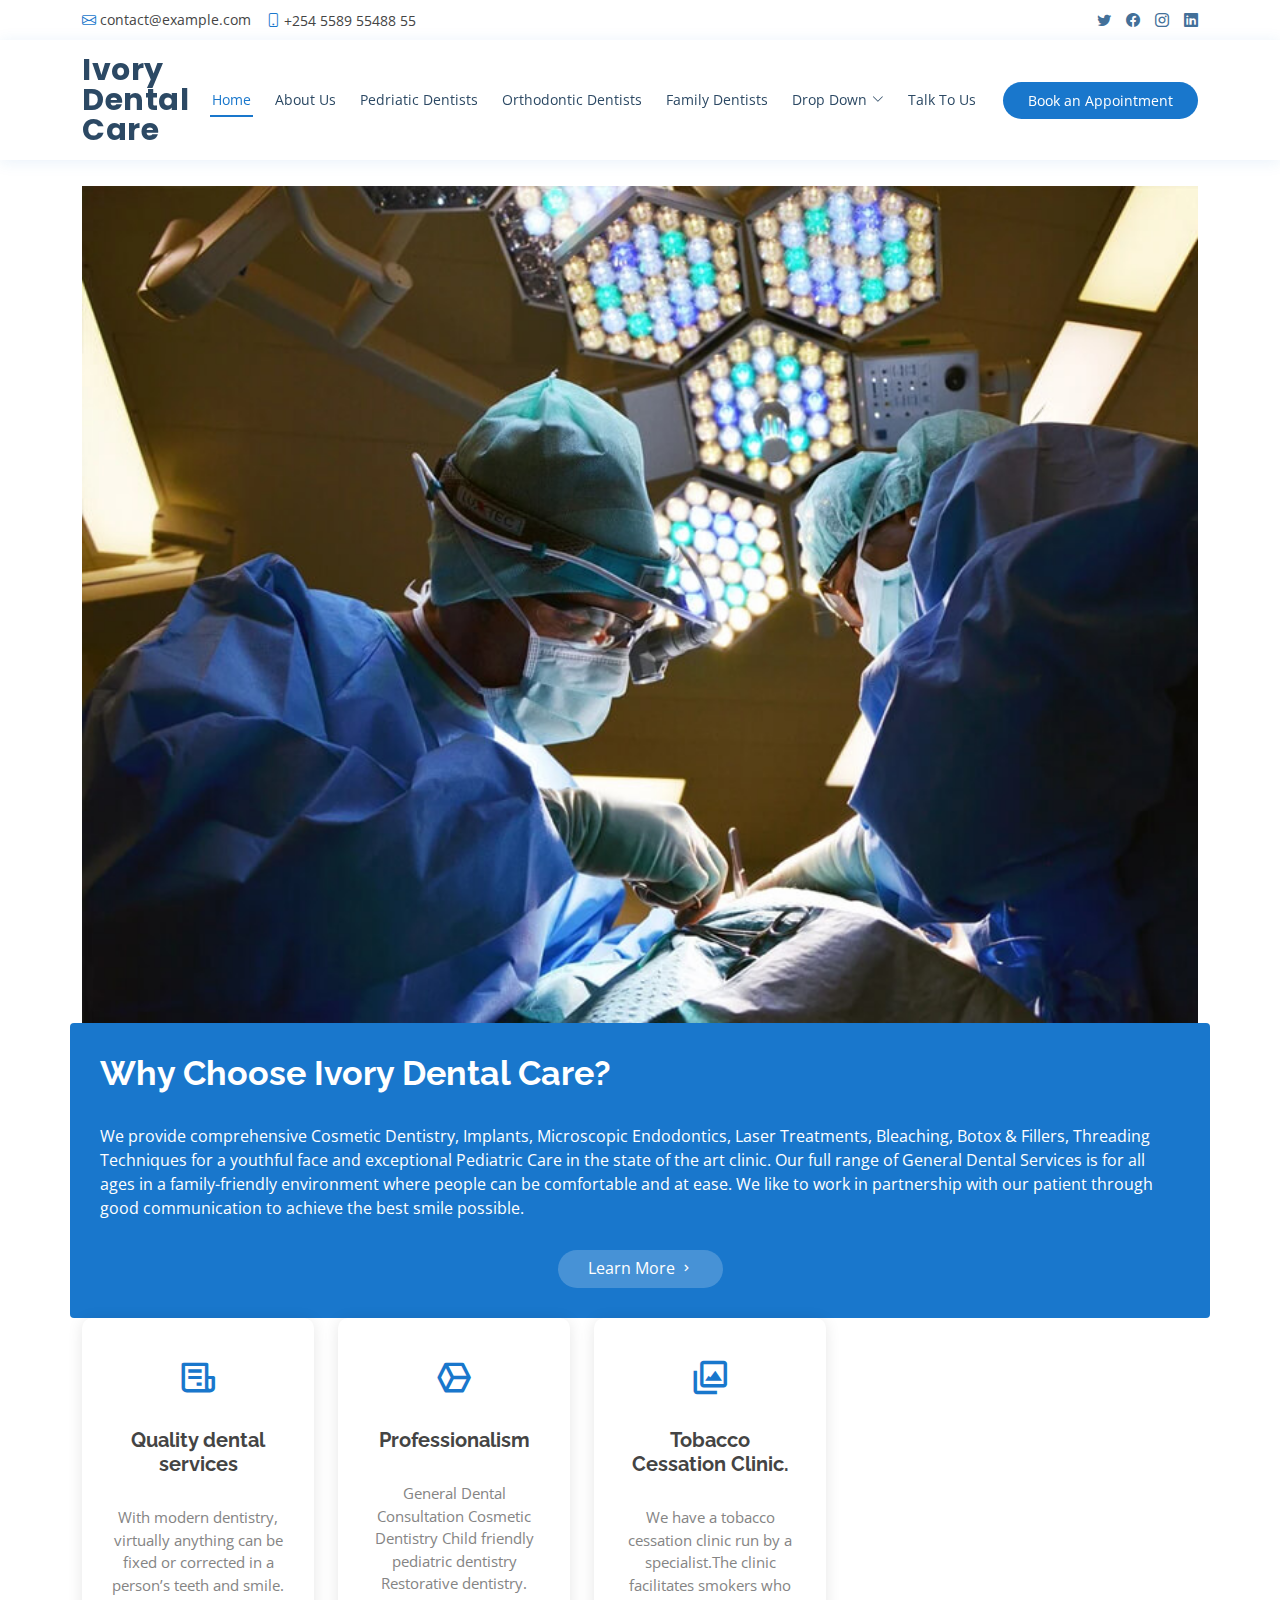
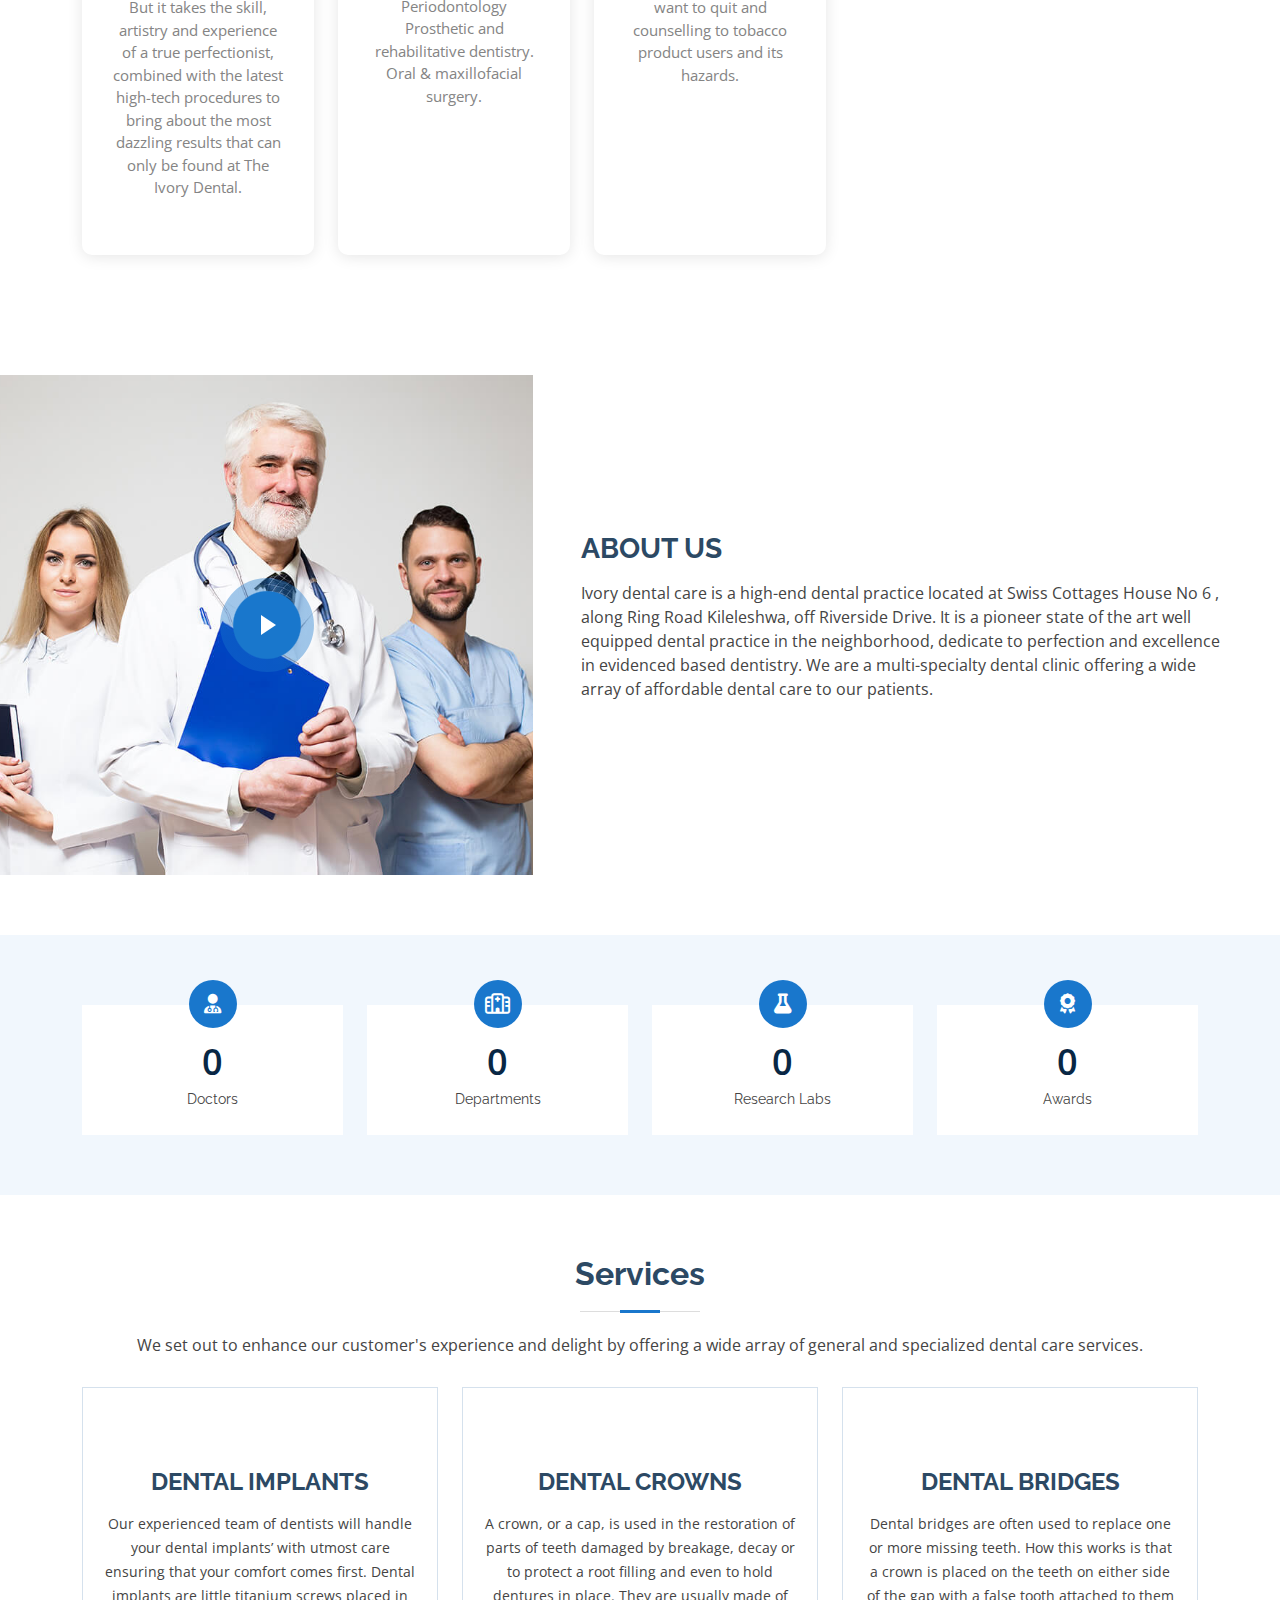
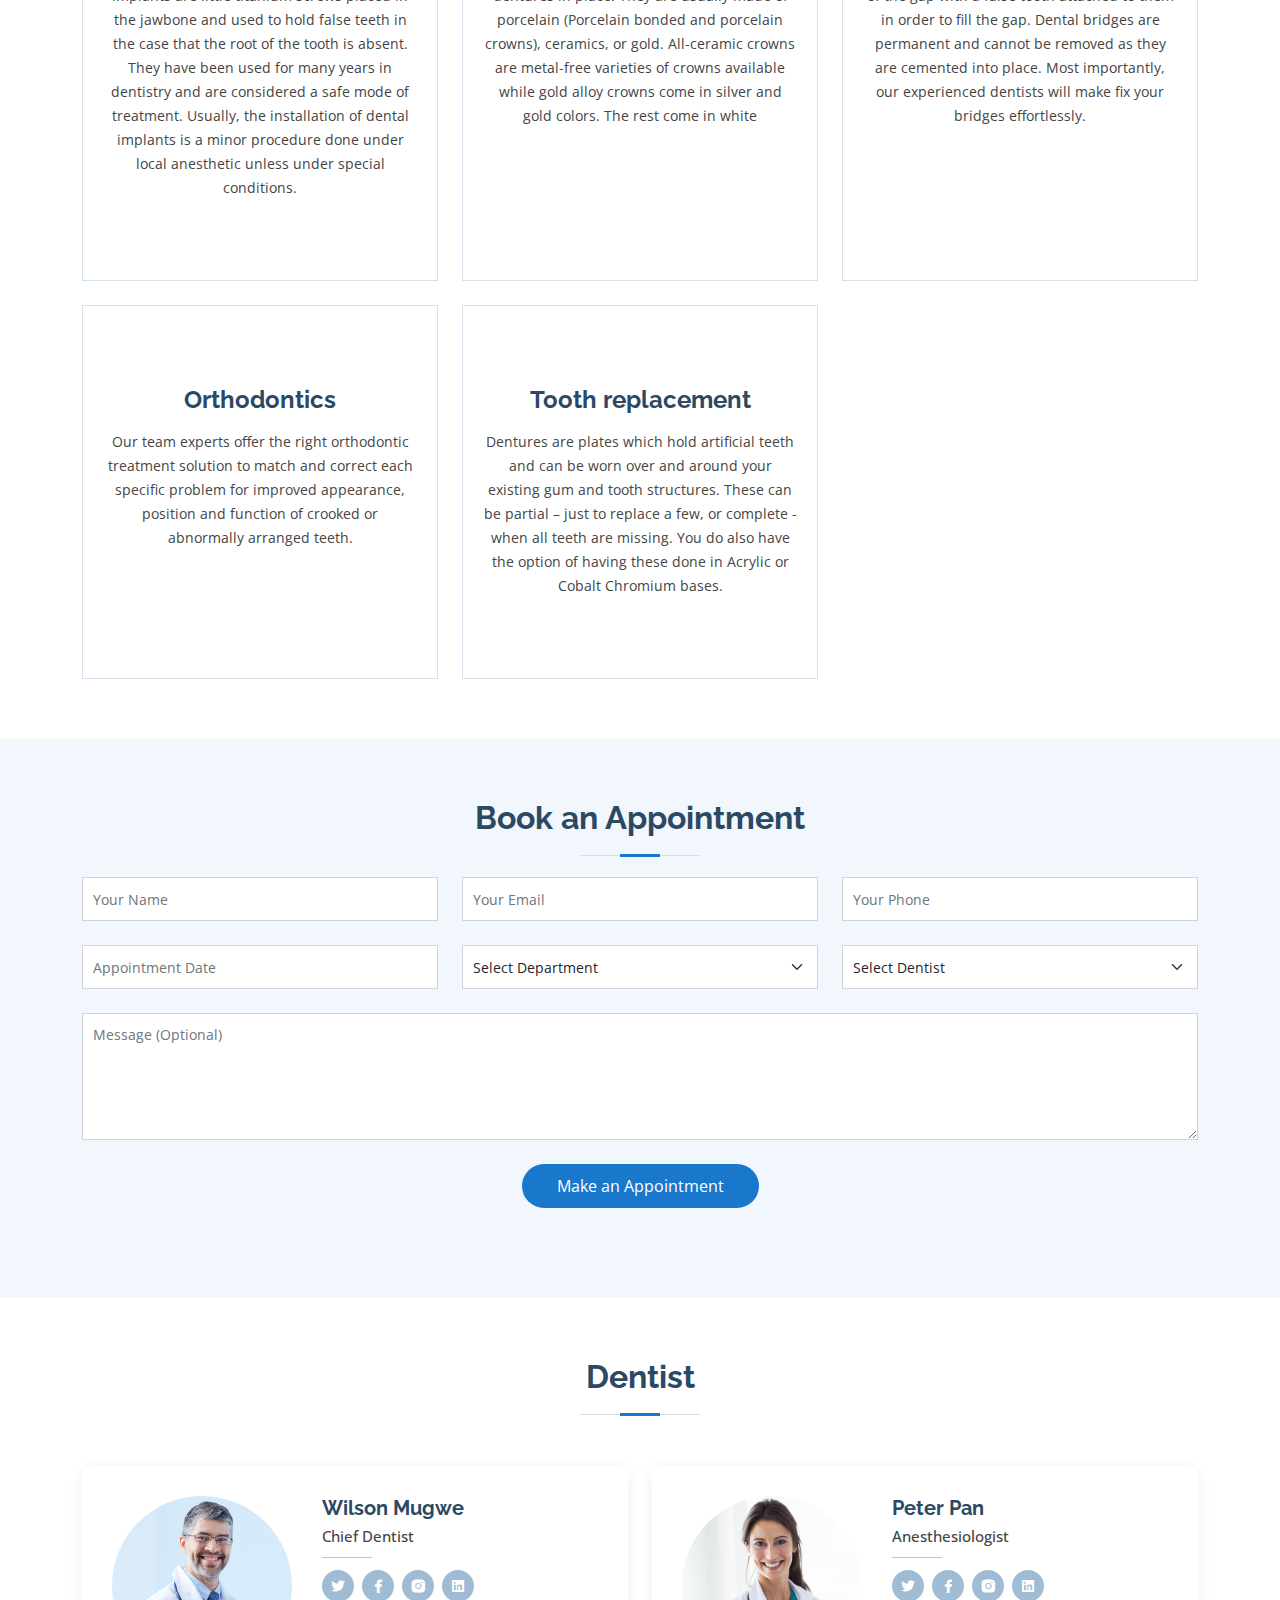
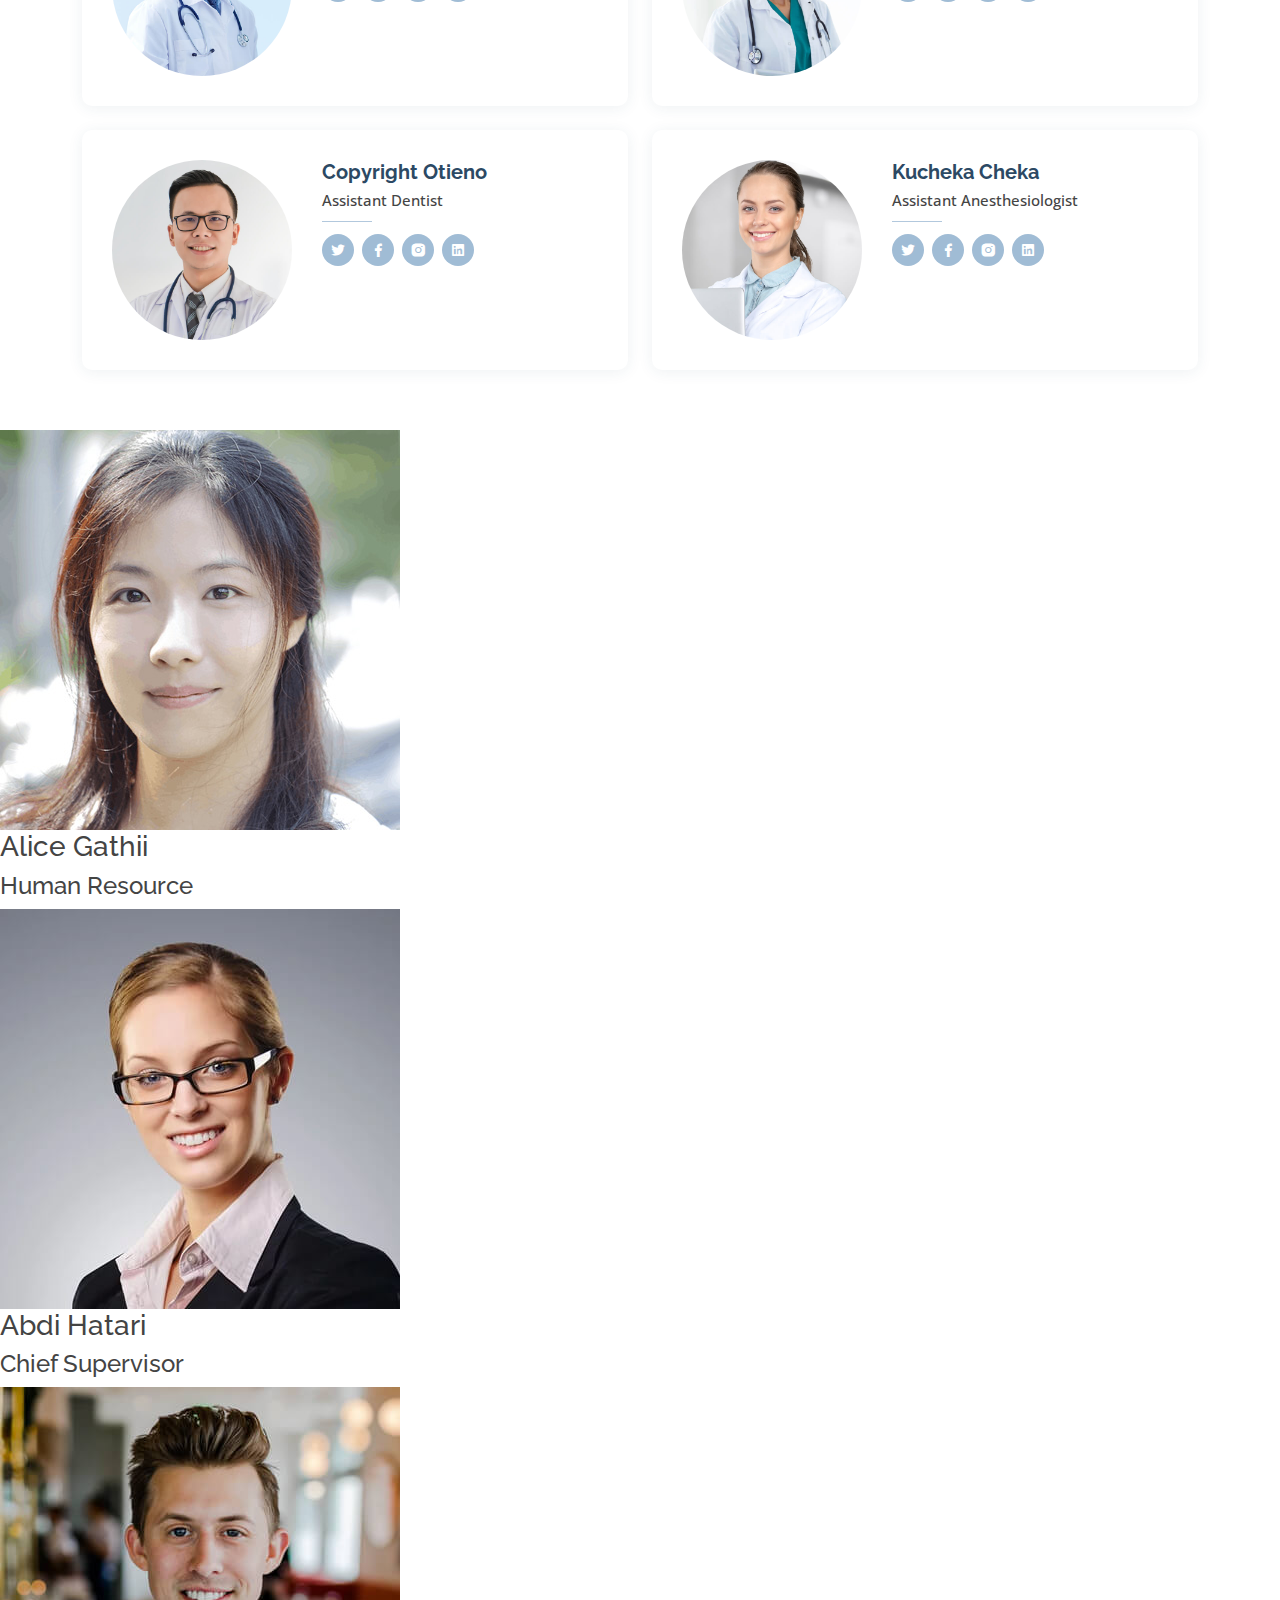
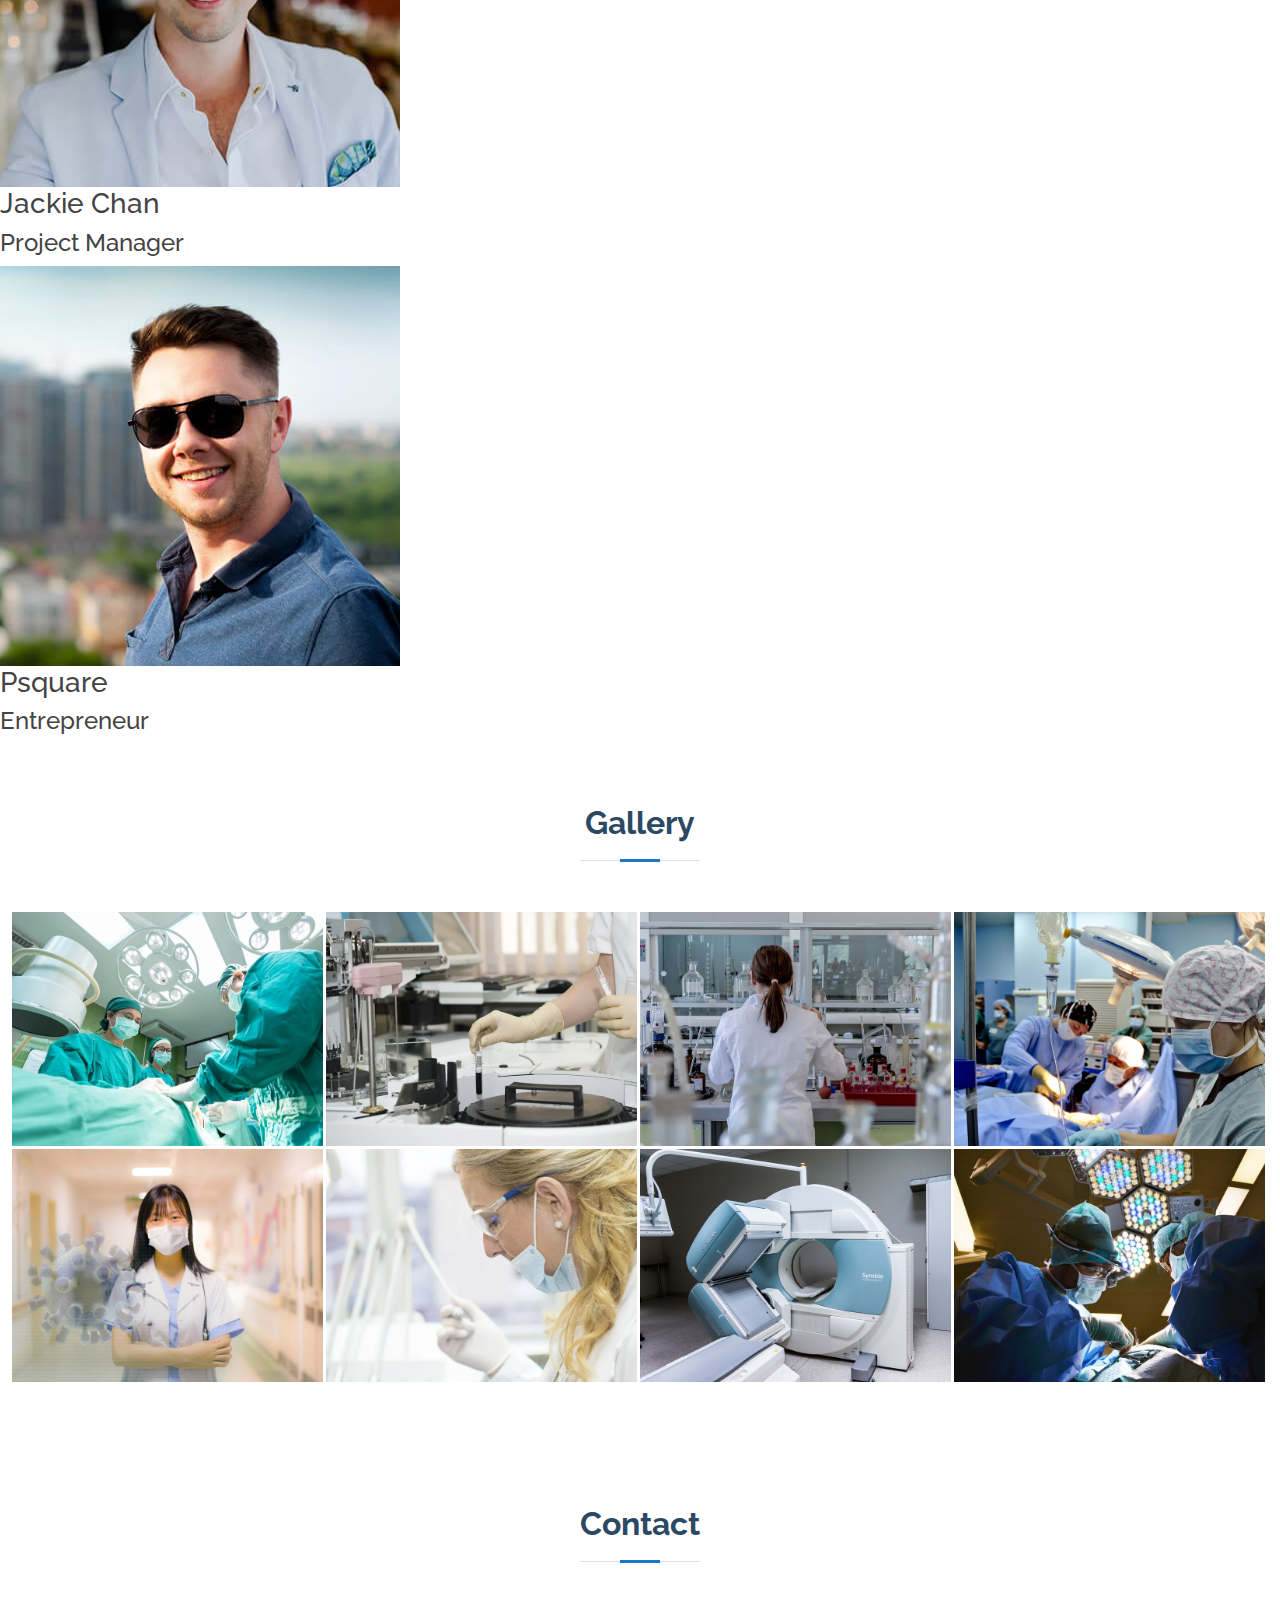
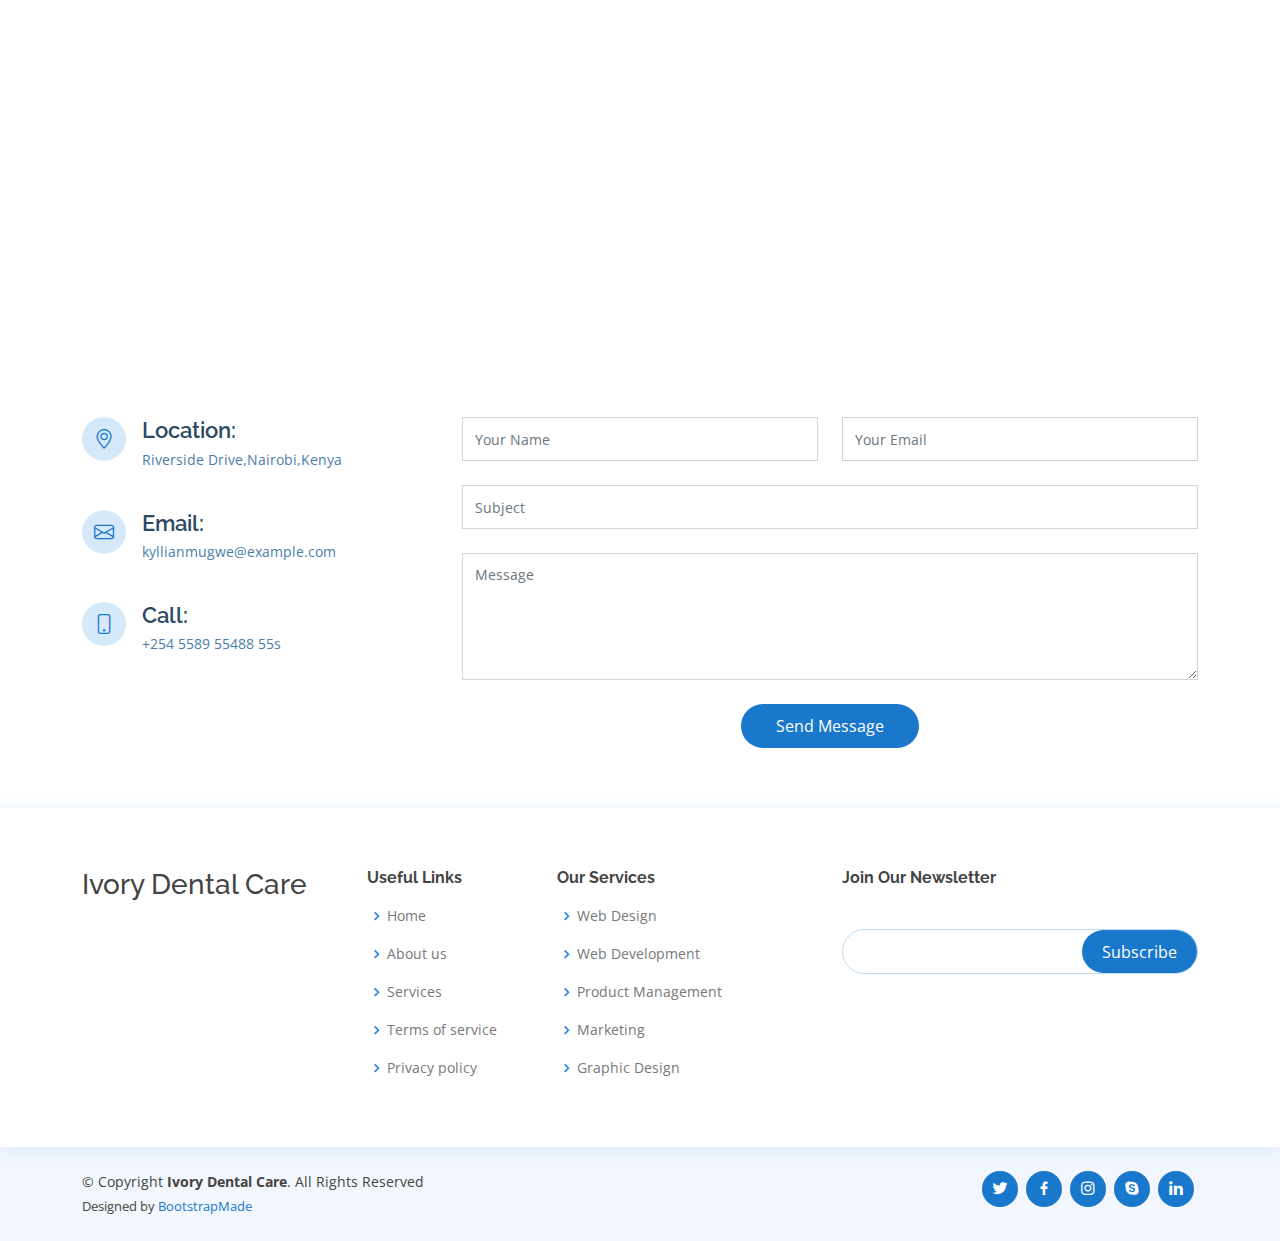
<file: index.html>
<!DOCTYPE html>
<html lang="en">

<head>
  <meta charset="utf-8">
  <meta content="width=device-width, initial-scale=1.0" name="viewport">

  <title>IVORY DENTAL CARE</title>
  <meta content="" name="description">
  <meta content="" name="keywords">

  <!-- Favicons -->
  <link href="assets/img/favicon.png" rel="icon">
  <link href="assets/img/apple-touch-icon.png" rel="apple-touch-icon">

  <!-- Google Fonts -->
  <link href="https://fonts.googleapis.com/css?family=Open+Sans:300,300i,400,400i,600,600i,700,700i|Raleway:300,300i,400,400i,500,500i,600,600i,700,700i|Poppins:300,300i,400,400i,500,500i,600,600i,700,700i" rel="stylesheet">

  <!-- Vendor CSS Files -->
  <link href="assets/vendor/fontawesome-free/css/all.min.css" rel="stylesheet">
  <link href="assets/vendor/animate.css/animate.min.css" rel="stylesheet">
  <link href="assets/vendor/bootstrap/css/bootstrap.min.css" rel="stylesheet">
  <link href="assets/vendor/bootstrap-icons/bootstrap-icons.css" rel="stylesheet">
  <link href="assets/vendor/boxicons/css/boxicons.min.css" rel="stylesheet">
  <link href="assets/vendor/glightbox/css/glightbox.min.css" rel="stylesheet">
  <link href="assets/vendor/remixicon/remixicon.css" rel="stylesheet">
  <link href="assets/vendor/swiper/swiper-bundle.min.css" rel="stylesheet">

  <!-- Template Main CSS File -->
  <link href="assets/css/style.css" rel="stylesheet">

  <!-- =======================================================
  * Template Name: Ivory Dental Care
  * Updated: Mar 09 2023 with Bootstrap v5.2.3
  * Template URL: https://bootstrapmade.com/medilab-free-medical-bootstrap-theme/
  * Author: BootstrapMade.com
  * License: https://bootstrapmade.com/license/
  ======================================================== -->
</head>

<body>

  <!-- ======= Top Bar ======= -->
  <div id="topbar" class="d-flex align-items-center fixed-top">
    <div class="container d-flex justify-content-between">
      <div class="contact-info d-flex align-items-center">
        <i class="bi bi-envelope"></i> <a href="mailto:contact@example.com">contact@example.com</a>
        <i class="bi bi-phone"></i> +254 5589 55488 55
      </div>
      <div class="d-none d-lg-flex social-links align-items-center">
        <a href="#" class="twitter"><i class="bi bi-twitter"></i></a>
        <a href="#" class="facebook"><i class="bi bi-facebook"></i></a>
        <a href="#" class="instagram"><i class="bi bi-instagram"></i></a>
        <a href="#" class="linkedin"><i class="bi bi-linkedin"></i></i></a>
      </div>
    </div>
  </div>

  <!-- ======= Header ======= -->
  <header id="header" class="fixed-top">
    <div class="container d-flex align-items-center">

      <h1 class="logo me-auto"><a href="index.html">Ivory Dental Care</a></h1>
      <!-- Uncomment below if you prefer to use an image logo -->
      <!-- <a href="index.html" class="logo me-auto"><img src="assets/img/logo.png" alt="" class="img-fluid"></a>-->

      <nav id="navbar" class="navbar order-last order-lg-0">
        <ul>
          <li><a class="nav-link scrollto active" href="#hero">Home</a></li>
          <li><a class="nav-link scrollto" href="#about">About Us</a></li>
          <li><a class="nav-link scrollto" href="#services">Pedriatic Dentists</a></li>
          <li><a class="nav-link scrollto" href="#departments">Orthodontic Dentists</a></li>
          <li><a class="nav-link scrollto" href="#doctors"> Family Dentists</a></li>
          <li class="dropdown"><a href="#"><span>Drop Down</span> <i class="bi bi-chevron-down"></i></a>
            <ul>
              <li><a href="#">Drop Down 1</a></li>
              <li class="dropdown"><a href="#"><span>Deep Drop Down</span> <i class="bi bi-chevron-right"></i></a>
                <ul>
                  <li><a href="#">Deep Drop Down 1</a></li>
                  <li><a href="#">Deep Drop Down 2</a></li>
                  <li><a href="#">Deep Drop Down 3</a></li>
                  <li><a href="#">Deep Drop Down 4</a></li>
                  <li><a href="#">Deep Drop Down 5</a></li>
                </ul>
              </li>
              <li><a href="#">Drop Down 2</a></li>
              <li><a href="#">Drop Down 3</a></li>
              <li><a href="#">Drop Down 4</a></li>
            </ul>
          </li>
          <li><a class="nav-link scrollto" href="#contact">Talk To Us</a></li>
        </ul>
        <i class="bi bi-list mobile-nav-toggle"></i>
      </nav><!-- .navbar -->

      <a href="#appointment" class="appointment-btn scrollto"><span class="d-none d-md-inline">Book an </span> Appointment</a>

    </div>
  </header><!-- End Header -->

  <!-- ======= Hero Section ======= -->

    <div class="container">
      <h1>Welcome to Ivory Dental Care</h1>
      <h2>Creating a better future by improving people's dental health</h2>.
      <a href="#about" class="btn-get-started scrollto">Get Started</a>
    </div>
  </section><!-- End Hero -->

  <main id="main">

    <!-- ======= Why Us Section ======= -->
    <section id="why-us" class="why-us">
      <div class="container">

        <div class="row">
          <img src="assets/img/gallery/gallery-8.jpg" class="img-fluid">
            <div class="content">
              <h3>Why Choose Ivory Dental Care?</h3>
              <p>
                We provide comprehensive Cosmetic Dentistry, Implants, Microscopic Endodontics, Laser Treatments, Bleaching, Botox & Fillers, Threading Techniques for a youthful face and exceptional Pediatric Care in the state of the art clinic. Our full range of General Dental Services is for all ages in a family-friendly environment where people can be comfortable and at ease. We like to work in partnership with our patient through good communication to achieve the best smile possible.
              </p>
              <div class="text-center">
                <a href="#" class="more-btn">Learn More <i class="bx bx-chevron-right"></i></a>
              </div>
            </div>
          </div>
          <div class="col-lg-8 d-flex align-items-stretch">
            <div class="icon-boxes d-flex flex-column justify-content-center">
              <div class="row">
                <div class="col-xl-4 d-flex align-items-stretch">
                  <div class="icon-box mt-4 mt-xl-0">
                    <i class="bx bx-receipt"></i>
                    <h4>Quality dental services</h4>
                    <p>With modern dentistry, virtually anything can be fixed or corrected in a person’s teeth and smile. But it takes the skill, artistry and experience of a true perfectionist, combined with the latest high-tech procedures to bring about the most dazzling results that can only be found at The Ivory Dental.</p>
                  </div>
                </div>
                <div class="col-xl-4 d-flex align-items-stretch">
                  <div class="icon-box mt-4 mt-xl-0">
                    <i class="bx bx-cube-alt"></i>
                    <h4>Professionalism</h4>
                    <p>General Dental Consultation Cosmetic Dentistry Child friendly pediatric dentistry Restorative dentistry. Periodontology Prosthetic and rehabilitative dentistry. Oral & maxillofacial surgery.</p>
                  </div>
                </div>
                <div class="col-xl-4 d-flex align-items-stretch">
                  <div class="icon-box mt-4 mt-xl-0">
                    <i class="bx bx-images"></i>
                    <h4>Tobacco Cessation Clinic.</h4>
                    <p>We have a tobacco cessation clinic run by a specialist.The clinic facilitates smokers who want to quit and counselling to tobacco product users and its hazards.</p>
                  </div>
                </div>
              </div>
            </div><!-- End .content-->
          </div>
        </div>

      </div>
    </section><!-- End Why Us Section -->

    <!-- ======= About Section ======= -->
    <section id="about" class="about">
      <div class="container-fluid">

        <div class="row">
          <div class="col-xl-5 col-lg-6 video-box d-flex justify-content-center align-items-stretch position-relative">
            <a href="https://www.youtube.com/watch?v=jDDaplaOz7Q" class="glightbox play-btn mb-4"></a>
          </div>

          <div class="col-xl-7 col-lg-6 icon-boxes d-flex flex-column align-items-stretch justify-content-center py-5 px-lg-5">
            <h3>ABOUT US</h3>
            <p>Ivory dental care is a high-end dental practice located at Swiss Cottages House No 6 , along Ring Road Kileleshwa, off Riverside Drive. It is a pioneer state of the art well equipped dental  practice in the neighborhood, dedicate to  perfection and excellence in evidenced based dentistry. We are a multi-specialty dental clinic offering a wide array of affordable  dental care to our patients.</p>


          </div>
        </div>

      </div>
    </section><!-- End About Section -->

    <!-- ======= Counts Section ======= -->
    <section id="counts" class="counts">
      <div class="container">

        <div class="row">

          <div class="col-lg-3 col-md-6">
            <div class="count-box">
              <i class="fas fa-user-md"></i>
              <span data-purecounter-start="0" data-purecounter-end="50" data-purecounter-duration="1" class="purecounter"></span>
              <p>Doctors</p>
            </div>
          </div>

          <div class="col-lg-3 col-md-6 mt-5 mt-md-0">
            <div class="count-box">
              <i class="far fa-hospital"></i>
              <span data-purecounter-start="0" data-purecounter-end="25" data-purecounter-duration="1" class="purecounter"></span>
              <p>Departments</p>
            </div>
          </div>

          <div class="col-lg-3 col-md-6 mt-5 mt-lg-0">
            <div class="count-box">
              <i class="fas fa-flask"></i>
              <span data-purecounter-start="0" data-purecounter-end="25" data-purecounter-duration="1" class="purecounter"></span>
              <p>Research Labs</p>
            </div>
          </div>

          <div class="col-lg-3 col-md-6 mt-5 mt-lg-0">
            <div class="count-box">
              <i class="fas fa-award"></i>
              <span data-purecounter-start="0" data-purecounter-end="250" data-purecounter-duration="1" class="purecounter"></span>
              <p>Awards</p>
            </div>
          </div>

        </div>

      </div>
    </section><!-- End Counts Section -->

    <!-- ======= Services Section ======= -->
    <section id="services" class="services">
      <div class="container">

        <div class="section-title">
          <h2>Services</h2>
          <p>We set out to enhance our customer's experience and delight by offering a wide array of general and specialized dental care services.</p>
        </div>

        <div class="row">
          <div class="col-lg-4 col-md-6 d-flex align-items-stretch">
            <div class="icon-box">

              <h4><a href="">DENTAL IMPLANTS</a></h4>
              <p>Our experienced team of dentists will handle your dental implants’ with utmost care ensuring that your comfort comes first. Dental implants are little titanium screws placed in the jawbone and used to hold false teeth in the case that the root of the tooth is absent. They have been used for many years in dentistry and are considered a safe mode of treatment. Usually, the installation of dental implants is a minor procedure done under local anesthetic unless under special conditions.</p>
            </div>
          </div>

          <div class="col-lg-4 col-md-6 d-flex align-items-stretch mt-4 mt-md-0">
            <div class="icon-box">

              <h4><a href="">DENTAL CROWNS</a></h4>
              <p>A crown, or a cap, is used in the restoration of parts of teeth damaged by breakage, decay or to protect a root filling and even to hold dentures in place. They are usually made of porcelain (Porcelain bonded and porcelain crowns), ceramics, or gold. All-ceramic crowns are metal-free varieties of crowns available while gold alloy crowns come in silver and gold colors. The rest come in white</p>
            </div>
          </div>

          <div class="col-lg-4 col-md-6 d-flex align-items-stretch mt-4 mt-lg-0">
            <div class="icon-box">

              <h4><a href="">DENTAL BRIDGES</a></h4>
              <p>Dental bridges are often used to replace one or more missing teeth. How this works is that a crown is placed on the teeth on either side of the gap with a false tooth attached to them in order to fill the gap. Dental bridges are permanent and cannot be removed as they are cemented into place. Most importantly, our experienced dentists will make fix your bridges effortlessly.</p>
            </div>
          </div>

          <div class="col-lg-4 col-md-6 d-flex align-items-stretch mt-4">
            <div class="icon-box">

              <h4><a href="">Orthodontics</a></h4>
              <p>Our team experts offer the right orthodontic treatment solution to match and correct each specific problem for improved appearance, position and function of crooked or abnormally arranged teeth.</p>
            </div>
          </div>

          <div class="col-lg-4 col-md-6 d-flex align-items-stretch mt-4">
            <div class="icon-box">

              <h4><a href="">Tooth replacement</a></h4>
              <p>Dentures are plates which hold artificial teeth and can be worn over and around your existing gum and tooth structures. These can be partial – just to replace a few, or complete - when all teeth are missing. You do also have the option of having these done in Acrylic or Cobalt Chromium bases.</p>
            </div>
          </div>





      </div>
    </section><!-- End Services Section -->

    <!-- ======= Appointment Section ======= -->
    <section id="appointment" class="appointment section-bg">
      <div class="container">

        <div class="section-title">
          <h2>Book an Appointment</h2>


        <form action="forms/appointment.php" method="post" role="form" class="php-email-form">
          <div class="row">
            <div class="col-md-4 form-group">
              <input type="text" name="name" class="form-control" id="name" placeholder="Your Name" data-rule="minlen:4" data-msg="Please enter at least 4 chars">
              <div class="validate"></div>
            </div>
            <div class="col-md-4 form-group mt-3 mt-md-0">
              <input type="email" class="form-control" name="email" id="email" placeholder="Your Email" data-rule="email" data-msg="Please enter a valid email">
              <div class="validate"></div>
            </div>
            <div class="col-md-4 form-group mt-3 mt-md-0">
              <input type="tel" class="form-control" name="phone" id="phone" placeholder="Your Phone" data-rule="minlen:4" data-msg="Please enter at least 4 chars">
              <div class="validate"></div>
            </div>
          </div>
          <div class="row">
            <div class="col-md-4 form-group mt-3">
              <input type="datetime" name="date" class="form-control datepicker" id="date" placeholder="Appointment Date" data-rule="minlen:4" data-msg="Please enter at least 4 chars">
              <div class="validate"></div>
            </div>
            <div class="col-md-4 form-group mt-3">
              <select name="department" id="department" class="form-select">
                <option value="">Select Department</option>
                <option value="Department 1">Department 1</option>
                <option value="Department 2">Department 2</option>
                <option value="Department 3">Department 3</option>
              </select>
              <div class="validate"></div>
            </div>
            <div class="col-md-4 form-group mt-3">
              <select name="dentist" id="dentist" class="form-select">
                <option value="">Select Dentist</option>
                <option value="Dentist 1">Dentist 1</option>
                <option value="Dentist 2">Dentist 2</option>
                <option value="Dentist 3">Dentist 3</option>
              </select>
              <div class="validate"></div>
            </div>
          </div>

          <div class="form-group mt-3">
            <textarea class="form-control" name="message" rows="5" placeholder="Message (Optional)"></textarea>
            <div class="validate"></div>
          </div>
          <div class="mb-3">
            <div class="loading">Loading</div>
            <div class="error-message"></div>
            <div class="sent-message">Your appointment request has been sent successfully. Thank you!</div>
          </div>
          <div class="text-center"><button type="submit">Make an Appointment</button></div>
        </form>

      </div>
    </section><!-- End Appointment Section -->

    <!-- ======= Doctors Section ======= -->
    <section id="doctors" class="doctors">
      <div class="container">

        <div class="section-title">
          <h2>Dentist</h2>

        </div>

        <div class="row">

          <div class="col-lg-6">
            <div class="member d-flex align-items-start">
              <div class="pic"><img src="assets/img/doctors/doctors-1.jpg" class="img-fluid" alt=""></div>
              <div class="member-info">
                <h4>Wilson Mugwe</h4>
                <span>Chief Dentist</span>

                <div class="social">
                  <a href=""><i class="ri-twitter-fill"></i></a>
                  <a href=""><i class="ri-facebook-fill"></i></a>
                  <a href=""><i class="ri-instagram-fill"></i></a>
                  <a href=""> <i class="ri-linkedin-box-fill"></i> </a>
                </div>
              </div>
            </div>
          </div>

          <div class="col-lg-6 mt-4 mt-lg-0">
            <div class="member d-flex align-items-start">
              <div class="pic"><img src="assets/img/doctors/doctors-2.jpg" class="img-fluid" alt=""></div>
              <div class="member-info">
                <h4>Peter Pan</h4>
                <span>Anesthesiologist</span>

                <div class="social">
                  <a href=""><i class="ri-twitter-fill"></i></a>
                  <a href=""><i class="ri-facebook-fill"></i></a>
                  <a href=""><i class="ri-instagram-fill"></i></a>
                  <a href=""> <i class="ri-linkedin-box-fill"></i> </a>
                </div>
              </div>
            </div>
          </div>

          <div class="col-lg-6 mt-4">
            <div class="member d-flex align-items-start">
              <div class="pic"><img src="assets/img/doctors/doctors-3.jpg" class="img-fluid" alt=""></div>
              <div class="member-info">
                <h4>Copyright Otieno</h4>
                <span>Assistant Dentist</span>

                <div class="social">
                  <a href=""><i class="ri-twitter-fill"></i></a>
                  <a href=""><i class="ri-facebook-fill"></i></a>
                  <a href=""><i class="ri-instagram-fill"></i></a>
                  <a href=""> <i class="ri-linkedin-box-fill"></i> </a>
                </div>
              </div>
            </div>
          </div>

          <div class="col-lg-6 mt-4">
            <div class="member d-flex align-items-start">
              <div class="pic"><img src="assets/img/doctors/doctors-4.jpg" class="img-fluid" alt=""></div>
              <div class="member-info">
                <h4>Kucheka Cheka</h4>
                <span>Assistant Anesthesiologist</span>

                <div class="social">
                  <a href=""><i class="ri-twitter-fill"></i></a>
                  <a href=""><i class="ri-facebook-fill"></i></a>
                  <a href=""><i class="ri-instagram-fill"></i></a>
                  <a href=""> <i class="ri-linkedin-box-fill"></i> </a>
                </div>
              </div>
            </div>
          </div>

        </div>

      </div>
    </section><!-- End Doctors Section -->





            <div class="swiper-slide">
              <div class="testimonial-wrap">
                <div class="testimonial-item">
                  <img src="assets/img/testimonials/testimonials-2.jpg" class="testimonial-img" alt="">
                  <h3>Alice Gathii</h3>
                  <h4>Human Resource</h4>

                </div>
              </div>
            </div><!-- End testimonial item -->

            <div class="swiper-slide">
              <div class="testimonial-wrap">
                <div class="testimonial-item">
                  <img src="assets/img/testimonials/testimonials-3.jpg" class="testimonial-img" alt="">
                  <h3>Abdi Hatari</h3>
                  <h4>Chief Supervisor</h4>

                </div>
              </div>
            </div><!-- End testimonial item -->

            <div class="swiper-slide">
              <div class="testimonial-wrap">
                <div class="testimonial-item">
                  <img src="assets/img/testimonials/testimonials-4.jpg" class="testimonial-img" alt="">
                  <h3>Jackie Chan</h3>
                  <h4>Project Manager</h4>

                </div>
              </div>
            </div><!-- End testimonial item -->

            <div class="swiper-slide">
              <div class="testimonial-wrap">
                <div class="testimonial-item">
                  <img src="assets/img/testimonials/testimonials-5.jpg" class="testimonial-img" alt="">
                  <h3>Psquare</h3>
                  <h4>Entrepreneur</h4>

                </div>
              </div>
            </div><!-- End testimonial item -->

          </div>
          <div class="swiper-pagination"></div>
        </div>

      </div>
    </section><!-- End Testimonials Section -->

    <!-- ======= Gallery Section ======= -->
    <section id="gallery" class="gallery">
      <div class="container">

        <div class="section-title">
          <h2>Gallery</h2>

        </div>
      </div>

      <div class="container-fluid">
        <div class="row g-0">

          <div class="col-lg-3 col-md-4">
            <div class="gallery-item">
              <a href="assets/img/gallery/gallery-1.jpg" class="galelry-lightbox">
                <img src="assets/img/gallery/gallery-1.jpg" alt="" class="img-fluid">
              </a>
            </div>
          </div>

          <div class="col-lg-3 col-md-4">
            <div class="gallery-item">
              <a href="assets/img/gallery/gallery-2.jpg" class="galelry-lightbox">
                <img src="assets/img/gallery/gallery-2.jpg" alt="" class="img-fluid">
              </a>
            </div>
          </div>

          <div class="col-lg-3 col-md-4">
            <div class="gallery-item">
              <a href="assets/img/gallery/gallery-3.jpg" class="galelry-lightbox">
                <img src="assets/img/gallery/gallery-3.jpg" alt="" class="img-fluid">
              </a>
            </div>
          </div>

          <div class="col-lg-3 col-md-4">
            <div class="gallery-item">
              <a href="assets/img/gallery/gallery-4.jpg" class="galelry-lightbox">
                <img src="assets/img/gallery/gallery-4.jpg" alt="" class="img-fluid">
              </a>
            </div>
          </div>

          <div class="col-lg-3 col-md-4">
            <div class="gallery-item">
              <a href="assets/img/gallery/gallery-5.jpg" class="galelry-lightbox">
                <img src="assets/img/gallery/gallery-5.jpg" alt="" class="img-fluid">
              </a>
            </div>
          </div>

          <div class="col-lg-3 col-md-4">
            <div class="gallery-item">
              <a href="assets/img/gallery/gallery-6.jpg" class="galelry-lightbox">
                <img src="assets/img/gallery/gallery-6.jpg" alt="" class="img-fluid">
              </a>
            </div>
          </div>

          <div class="col-lg-3 col-md-4">
            <div class="gallery-item">
              <a href="assets/img/gallery/gallery-7.jpg" class="galelry-lightbox">
                <img src="assets/img/gallery/gallery-7.jpg" alt="" class="img-fluid">
              </a>
            </div>
          </div>

          <div class="col-lg-3 col-md-4">
            <div class="gallery-item">
              <a href="assets/img/gallery/gallery-8.jpg" class="galelry-lightbox">
                <img src="assets/img/gallery/gallery-8.jpg" alt="" class="img-fluid">
              </a>
            </div>
          </div>

        </div>

      </div>
    </section><!-- End Gallery Section -->

    <!-- ======= Contact Section ======= -->
    <section id="contact" class="contact">
      <div class="container">

        <div class="section-title">
          <h2>Contact</h2>

        </div>
      </div>

      <div>
        <iframe style="border:0; width: 100%; height: 350px;" src="https://www.google.com/maps/embed?pb=!1m14!1m8!1m3!1d12097.433213460943!2d-74.0062269!3d40.7101282!3m2!1i1024!2i768!4f13.1!3m3!1m2!1s0x0%3A0xb89d1fe6bc499443!2sDowntown+Conference+Center!5e0!3m2!1smk!2sbg!4v1539943755621" frameborder="0" allowfullscreen></iframe>
      </div>

      <div class="container">
        <div class="row mt-5">

          <div class="col-lg-4">
            <div class="info">
              <div class="address">
                <i class="bi bi-geo-alt"></i>
                <h4>Location:</h4>
                <p>Riverside Drive,Nairobi,Kenya</p>
              </div>

              <div class="email">
                <i class="bi bi-envelope"></i>
                <h4>Email:</h4>
                <p>kyllianmugwe@example.com</p>
              </div>

              <div class="phone">
                <i class="bi bi-phone"></i>
                <h4>Call:</h4>
                <p>+254 5589 55488 55s</p>
              </div>

            </div>

          </div>

          <div class="col-lg-8 mt-5 mt-lg-0">

            <form action="forms/contact.php" method="post" role="form" class="php-email-form">
              <div class="row">
                <div class="col-md-6 form-group">
                  <input type="text" name="name" class="form-control" id="name" placeholder="Your Name" required>
                </div>
                <div class="col-md-6 form-group mt-3 mt-md-0">
                  <input type="email" class="form-control" name="email" id="email" placeholder="Your Email" required>
                </div>
              </div>
              <div class="form-group mt-3">
                <input type="text" class="form-control" name="subject" id="subject" placeholder="Subject" required>
              </div>
              <div class="form-group mt-3">
                <textarea class="form-control" name="message" rows="5" placeholder="Message" required></textarea>
              </div>
              <div class="my-3">
                <div class="loading">Loading</div>
                <div class="error-message"></div>
                <div class="sent-message">Your message has been sent. Thank you!</div>
              </div>
              <div class="text-center"><button type="submit">Send Message</button></div>
            </form>

          </div>

        </div>

      </div>
    </section><!-- End Contact Section -->

  </main><!-- End #main -->

  <!-- ======= Footer ======= -->
  <footer id="footer">

    <div class="footer-top">
      <div class="container">
        <div class="row">

          <div class="col-lg-3 col-md-6 footer-contact">
            <h3>Ivory Dental Care</h3>

          </div>

          <div class="col-lg-2 col-md-6 footer-links">
            <h4>Useful Links</h4>
            <ul>
              <li><i class="bx bx-chevron-right"></i> <a href="#">Home</a></li>
              <li><i class="bx bx-chevron-right"></i> <a href="#">About us</a></li>
              <li><i class="bx bx-chevron-right"></i> <a href="#">Services</a></li>
              <li><i class="bx bx-chevron-right"></i> <a href="#">Terms of service</a></li>
              <li><i class="bx bx-chevron-right"></i> <a href="#">Privacy policy</a></li>
            </ul>
          </div>

          <div class="col-lg-3 col-md-6 footer-links">
            <h4>Our Services</h4>
            <ul>
              <li><i class="bx bx-chevron-right"></i> <a href="#">Web Design</a></li>
              <li><i class="bx bx-chevron-right"></i> <a href="#">Web Development</a></li>
              <li><i class="bx bx-chevron-right"></i> <a href="#">Product Management</a></li>
              <li><i class="bx bx-chevron-right"></i> <a href="#">Marketing</a></li>
              <li><i class="bx bx-chevron-right"></i> <a href="#">Graphic Design</a></li>
            </ul>
          </div>

          <div class="col-lg-4 col-md-6 footer-newsletter">
            <h4>Join Our Newsletter</h4>

            <form action="" method="post">
              <input type="email" name="email"><input type="submit" value="Subscribe">
            </form>
          </div>

        </div>
      </div>
    </div>

    <div class="container d-md-flex py-4">

      <div class="me-md-auto text-center text-md-start">
        <div class="copyright">
          &copy; Copyright <strong><span>Ivory Dental Care</span></strong>. All Rights Reserved
        </div>
        <div class="credits">
          <!-- All the links in the footer should remain intact. -->
          <!-- You can delete the links only if you purchased the pro version. -->
          <!-- Licensing information: https://bootstrapmade.com/license/ -->
          <!-- Purchase the pro version with working PHP/AJAX contact form: https://bootstrapmade.com/medilab-free-medical-bootstrap-theme/ -->
          Designed by <a href="https://bootstrapmade.com/">BootstrapMade</a>
        </div>
      </div>
      <div class="social-links text-center text-md-right pt-3 pt-md-0">
        <a href="#" class="twitter"><i class="bx bxl-twitter"></i></a>
        <a href="#" class="facebook"><i class="bx bxl-facebook"></i></a>
        <a href="#" class="instagram"><i class="bx bxl-instagram"></i></a>
        <a href="#" class="google-plus"><i class="bx bxl-skype"></i></a>
        <a href="#" class="linkedin"><i class="bx bxl-linkedin"></i></a>
      </div>
    </div>
  </footer><!-- End Footer -->

  <div id="preloader"></div>
  <a href="#" class="back-to-top d-flex align-items-center justify-content-center"><i class="bi bi-arrow-up-short"></i></a>

  <!-- Vendor JS Files -->
  <script src="assets/vendor/purecounter/purecounter_vanilla.js"></script>
  <script src="assets/vendor/bootstrap/js/bootstrap.bundle.min.js"></script>
  <script src="assets/vendor/glightbox/js/glightbox.min.js"></script>
  <script src="assets/vendor/swiper/swiper-bundle.min.js"></script>
  <script src="assets/vendor/php-email-form/validate.js"></script>

  <!-- Template Main JS File -->
  <script src="assets/js/main.js"></script>

</body>

</html>
</file>
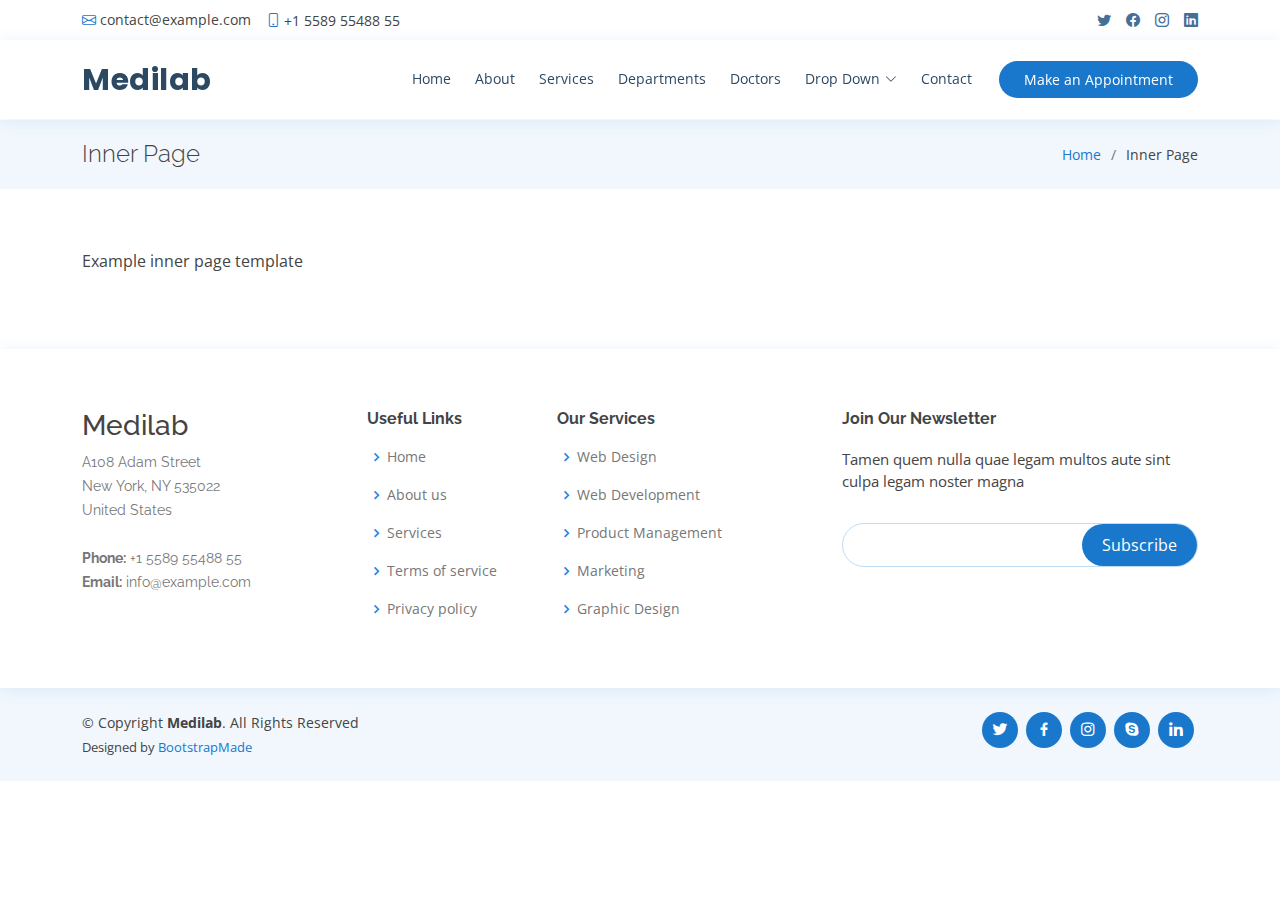
<file: inner-page.html>
<!DOCTYPE html>
<html lang="en">

<head>
  <meta charset="utf-8">
  <meta content="width=device-width, initial-scale=1.0" name="viewport">

  <title>Inner Page - Medilab Bootstrap Template</title>
  <meta content="" name="description">
  <meta content="" name="keywords">

  <!-- Favicons -->
  <link href="assets/img/favicon.png" rel="icon">
  <link href="assets/img/apple-touch-icon.png" rel="apple-touch-icon">

  <!-- Google Fonts -->
  <link href="https://fonts.googleapis.com/css?family=Open+Sans:300,300i,400,400i,600,600i,700,700i|Raleway:300,300i,400,400i,500,500i,600,600i,700,700i|Poppins:300,300i,400,400i,500,500i,600,600i,700,700i" rel="stylesheet">

  <!-- Vendor CSS Files -->
  <link href="assets/vendor/fontawesome-free/css/all.min.css" rel="stylesheet">
  <link href="assets/vendor/animate.css/animate.min.css" rel="stylesheet">
  <link href="assets/vendor/bootstrap/css/bootstrap.min.css" rel="stylesheet">
  <link href="assets/vendor/bootstrap-icons/bootstrap-icons.css" rel="stylesheet">
  <link href="assets/vendor/boxicons/css/boxicons.min.css" rel="stylesheet">
  <link href="assets/vendor/glightbox/css/glightbox.min.css" rel="stylesheet">
  <link href="assets/vendor/remixicon/remixicon.css" rel="stylesheet">
  <link href="assets/vendor/swiper/swiper-bundle.min.css" rel="stylesheet">

  <!-- Template Main CSS File -->
  <link href="assets/css/style.css" rel="stylesheet">

  <!-- =======================================================
  * Template Name: Medilab
  * Updated: Mar 09 2023 with Bootstrap v5.2.3
  * Template URL: https://bootstrapmade.com/medilab-free-medical-bootstrap-theme/
  * Author: BootstrapMade.com
  * License: https://bootstrapmade.com/license/
  ======================================================== -->
</head>

<body>

  <!-- ======= Top Bar ======= -->
  <div id="topbar" class="d-flex align-items-center fixed-top">
    <div class="container d-flex justify-content-between">
      <div class="contact-info d-flex align-items-center">
        <i class="bi bi-envelope"></i> <a href="mailto:contact@example.com">contact@example.com</a>
        <i class="bi bi-phone"></i> +1 5589 55488 55
      </div>
      <div class="d-none d-lg-flex social-links align-items-center">
        <a href="#" class="twitter"><i class="bi bi-twitter"></i></a>
        <a href="#" class="facebook"><i class="bi bi-facebook"></i></a>
        <a href="#" class="instagram"><i class="bi bi-instagram"></i></a>
        <a href="#" class="linkedin"><i class="bi bi-linkedin"></i></i></a>
      </div>
    </div>
  </div>

  <!-- ======= Header ======= -->
  <header id="header" class="fixed-top">
    <div class="container d-flex align-items-center">

      <h1 class="logo me-auto"><a href="index.html">Medilab</a></h1>
      <!-- Uncomment below if you prefer to use an image logo -->
      <!-- <a href="index.html" class="logo me-auto"><img src="assets/img/logo.png" alt="" class="img-fluid"></a>-->

      <nav id="navbar" class="navbar order-last order-lg-0">
        <ul>
          <li><a class="nav-link scrollto " href="#hero">Home</a></li>
          <li><a class="nav-link scrollto" href="#about">About</a></li>
          <li><a class="nav-link scrollto" href="#services">Services</a></li>
          <li><a class="nav-link scrollto" href="#departments">Departments</a></li>
          <li><a class="nav-link scrollto" href="#doctors">Doctors</a></li>
          <li class="dropdown"><a href="#"><span>Drop Down</span> <i class="bi bi-chevron-down"></i></a>
            <ul>
              <li><a href="#">Drop Down 1</a></li>
              <li class="dropdown"><a href="#"><span>Deep Drop Down</span> <i class="bi bi-chevron-right"></i></a>
                <ul>
                  <li><a href="#">Deep Drop Down 1</a></li>
                  <li><a href="#">Deep Drop Down 2</a></li>
                  <li><a href="#">Deep Drop Down 3</a></li>
                  <li><a href="#">Deep Drop Down 4</a></li>
                  <li><a href="#">Deep Drop Down 5</a></li>
                </ul>
              </li>
              <li><a href="#">Drop Down 2</a></li>
              <li><a href="#">Drop Down 3</a></li>
              <li><a href="#">Drop Down 4</a></li>
            </ul>
          </li>
          <li><a class="nav-link scrollto" href="#contact">Contact</a></li>
        </ul>
        <i class="bi bi-list mobile-nav-toggle"></i>
      </nav><!-- .navbar -->

      <a href="#appointment" class="appointment-btn scrollto"><span class="d-none d-md-inline">Make an</span> Appointment</a>

    </div>
  </header><!-- End Header -->

  <main id="main">

    <!-- ======= Breadcrumbs Section ======= -->
    <section class="breadcrumbs">
      <div class="container">

        <div class="d-flex justify-content-between align-items-center">
          <h2>Inner Page</h2>
          <ol>
            <li><a href="index.html">Home</a></li>
            <li>Inner Page</li>
          </ol>
        </div>

      </div>
    </section><!-- End Breadcrumbs Section -->

    <section class="inner-page">
      <div class="container">
        <p>
          Example inner page template
        </p>
      </div>
    </section>

  </main><!-- End #main -->

  <!-- ======= Footer ======= -->
  <footer id="footer">

    <div class="footer-top">
      <div class="container">
        <div class="row">

          <div class="col-lg-3 col-md-6 footer-contact">
            <h3>Medilab</h3>
            <p>
              A108 Adam Street <br>
              New York, NY 535022<br>
              United States <br><br>
              <strong>Phone:</strong> +1 5589 55488 55<br>
              <strong>Email:</strong> info@example.com<br>
            </p>
          </div>

          <div class="col-lg-2 col-md-6 footer-links">
            <h4>Useful Links</h4>
            <ul>
              <li><i class="bx bx-chevron-right"></i> <a href="#">Home</a></li>
              <li><i class="bx bx-chevron-right"></i> <a href="#">About us</a></li>
              <li><i class="bx bx-chevron-right"></i> <a href="#">Services</a></li>
              <li><i class="bx bx-chevron-right"></i> <a href="#">Terms of service</a></li>
              <li><i class="bx bx-chevron-right"></i> <a href="#">Privacy policy</a></li>
            </ul>
          </div>

          <div class="col-lg-3 col-md-6 footer-links">
            <h4>Our Services</h4>
            <ul>
              <li><i class="bx bx-chevron-right"></i> <a href="#">Web Design</a></li>
              <li><i class="bx bx-chevron-right"></i> <a href="#">Web Development</a></li>
              <li><i class="bx bx-chevron-right"></i> <a href="#">Product Management</a></li>
              <li><i class="bx bx-chevron-right"></i> <a href="#">Marketing</a></li>
              <li><i class="bx bx-chevron-right"></i> <a href="#">Graphic Design</a></li>
            </ul>
          </div>

          <div class="col-lg-4 col-md-6 footer-newsletter">
            <h4>Join Our Newsletter</h4>
            <p>Tamen quem nulla quae legam multos aute sint culpa legam noster magna</p>
            <form action="" method="post">
              <input type="email" name="email"><input type="submit" value="Subscribe">
            </form>
          </div>

        </div>
      </div>
    </div>

    <div class="container d-md-flex py-4">

      <div class="me-md-auto text-center text-md-start">
        <div class="copyright">
          &copy; Copyright <strong><span>Medilab</span></strong>. All Rights Reserved
        </div>
        <div class="credits">
          <!-- All the links in the footer should remain intact. -->
          <!-- You can delete the links only if you purchased the pro version. -->
          <!-- Licensing information: https://bootstrapmade.com/license/ -->
          <!-- Purchase the pro version with working PHP/AJAX contact form: https://bootstrapmade.com/medilab-free-medical-bootstrap-theme/ -->
          Designed by <a href="https://bootstrapmade.com/">BootstrapMade</a>
        </div>
      </div>
      <div class="social-links text-center text-md-right pt-3 pt-md-0">
        <a href="#" class="twitter"><i class="bx bxl-twitter"></i></a>
        <a href="#" class="facebook"><i class="bx bxl-facebook"></i></a>
        <a href="#" class="instagram"><i class="bx bxl-instagram"></i></a>
        <a href="#" class="google-plus"><i class="bx bxl-skype"></i></a>
        <a href="#" class="linkedin"><i class="bx bxl-linkedin"></i></a>
      </div>
    </div>
  </footer><!-- End Footer -->

  <div id="preloader"></div>
  <a href="#" class="back-to-top d-flex align-items-center justify-content-center"><i class="bi bi-arrow-up-short"></i></a>

  <!-- Vendor JS Files -->
  <script src="assets/vendor/purecounter/purecounter_vanilla.js"></script>
  <script src="assets/vendor/bootstrap/js/bootstrap.bundle.min.js"></script>
  <script src="assets/vendor/glightbox/js/glightbox.min.js"></script>
  <script src="assets/vendor/swiper/swiper-bundle.min.js"></script>
  <script src="assets/vendor/php-email-form/validate.js"></script>

  <!-- Template Main JS File -->
  <script src="assets/js/main.js"></script>

</body>

</html>
</file>
<file: assets/css/style.css>
/**
* Template Name: Medilab
* Updated: Mar 09 2023 with Bootstrap v5.2.3
* Template URL: https://bootstrapmade.com/medilab-free-medical-bootstrap-theme/
* Author: BootstrapMade.com
* License: https://bootstrapmade.com/license/
*/

/*--------------------------------------------------------------
# General
--------------------------------------------------------------*/
body {
  font-family: "Open Sans", sans-serif;
  color: #444444;
}

a {
  color: #1977cc;
  text-decoration: none;
}

a:hover {
  color: #3291e6;
  text-decoration: none;
}

h1,
h2,
h3,
h4,
h5,
h6 {
  font-family: "Raleway", sans-serif;
}

/*--------------------------------------------------------------
# Preloader
--------------------------------------------------------------*/
#preloader {
  position: fixed;
  top: 0;
  left: 0;
  right: 0;
  bottom: 0;
  z-index: 9999;
  overflow: hidden;
  background: #fff;
}

#preloader:before {
  content: "";
  position: fixed;
  top: calc(50% - 30px);
  left: calc(50% - 30px);
  border: 6px solid #1977cc;
  border-top-color: #d1e6f9;
  border-radius: 50%;
  width: 60px;
  height: 60px;
  animation: animate-preloader 1s linear infinite;
}

@keyframes animate-preloader {
  0% {
    transform: rotate(0deg);
  }

  100% {
    transform: rotate(360deg);
  }
}

/*--------------------------------------------------------------
# Back to top button
--------------------------------------------------------------*/
.back-to-top {
  position: fixed;
  visibility: hidden;
  opacity: 0;
  right: 15px;
  bottom: 15px;
  z-index: 996;
  background: #1977cc;
  width: 40px;
  height: 40px;
  border-radius: 4px;
  transition: all 0.4s;
}

.back-to-top i {
  font-size: 28px;
  color: #fff;
  line-height: 0;
}

.back-to-top:hover {
  background: #298ce5;
  color: #fff;
}

.back-to-top.active {
  visibility: visible;
  opacity: 1;
}

.datepicker-dropdown {
  padding: 20px !important;
}

/*--------------------------------------------------------------
# Top Bar
--------------------------------------------------------------*/
#topbar {
  background: #fff;
  height: 40px;
  font-size: 14px;
  transition: all 0.5s;
  z-index: 996;
}

#topbar.topbar-scrolled {
  top: -40px;
}

#topbar .contact-info a {
  line-height: 1;
  color: #444444;
  transition: 0.3s;
}

#topbar .contact-info a:hover {
  color: #1977cc;
}

#topbar .contact-info i {
  color: #1977cc;
  padding-right: 4px;
  margin-left: 15px;
  line-height: 0;
}

#topbar .contact-info i:first-child {
  margin-left: 0;
}

#topbar .social-links a {
  color: #437099;
  padding-left: 15px;
  display: inline-block;
  line-height: 1px;
  transition: 0.3s;
}

#topbar .social-links a:hover {
  color: #1977cc;
}

#topbar .social-links a:first-child {
  border-left: 0;
}

/*--------------------------------------------------------------
# Header
--------------------------------------------------------------*/
#header {
  background: #fff;
  transition: all 0.5s;
  z-index: 997;
  padding: 15px 0;
  top: 40px;
  box-shadow: 0px 2px 15px rgba(25, 119, 204, 0.1);
}

#header.header-scrolled {
  top: 0;
}

#header .logo {
  font-size: 30px;
  margin: 0;
  padding: 0;
  line-height: 1;
  font-weight: 700;
  letter-spacing: 0.5px;
  font-family: "Poppins", sans-serif;
}

#header .logo a {
  color: #2c4964;
}

#header .logo img {
  max-height: 40px;
}

/**
* Appointment Button *
*/
.appointment-btn {
  margin-left: 25px;
  background: #1977cc;
  color: #fff;
  border-radius: 50px;
  padding: 8px 25px;
  white-space: nowrap;
  transition: 0.3s;
  font-size: 14px;
  display: inline-block;
}

.appointment-btn:hover {
  background: #166ab5;
  color: #fff;
}

@media (max-width: 768px) {
  .appointment-btn {
    margin: 0 15px 0 0;
    padding: 6px 18px;
  }
}

/*--------------------------------------------------------------
# Navigation Menu
--------------------------------------------------------------*/
/**
* Desktop Navigation 
*/
.navbar {
  padding: 0;
}

.navbar ul {
  margin: 0;
  padding: 0;
  display: flex;
  list-style: none;
  align-items: center;
}

.navbar li {
  position: relative;
}

.navbar>ul>li {
  position: relative;
  white-space: nowrap;
  padding: 8px 0 8px 20px;
}

.navbar a,
.navbar a:focus {
  display: flex;
  align-items: center;
  justify-content: space-between;
  font-size: 14px;
  color: #2c4964;
  white-space: nowrap;
  transition: 0.3s;
  border-bottom: 2px solid #fff;
  padding: 5px 2px;
}

.navbar a i,
.navbar a:focus i {
  font-size: 12px;
  line-height: 0;
  margin-left: 5px;
}

.navbar a:hover,
.navbar .active,
.navbar .active:focus,
.navbar li:hover>a {
  color: #1977cc;
  border-color: #1977cc;
}

.navbar .dropdown ul {
  display: block;
  position: absolute;
  left: 20px;
  top: calc(100% + 30px);
  margin: 0;
  padding: 10px 0;
  z-index: 99;
  opacity: 0;
  visibility: hidden;
  background: #fff;
  box-shadow: 0px 0px 30px rgba(127, 137, 161, 0.25);
  transition: 0.3s;
}

.navbar .dropdown ul li {
  min-width: 200px;
}

.navbar .dropdown ul a {
  padding: 10px 20px;
  font-size: 14px;
  font-weight: 500;
  text-transform: none;
  color: #082744;
  border: none;
}

.navbar .dropdown ul a i {
  font-size: 12px;
}

.navbar .dropdown ul a:hover,
.navbar .dropdown ul .active:hover,
.navbar .dropdown ul li:hover>a {
  color: #1977cc;
}

.navbar .dropdown:hover>ul {
  opacity: 1;
  top: 100%;
  visibility: visible;
}

.navbar .dropdown .dropdown ul {
  top: 0;
  left: calc(100% - 30px);
  visibility: hidden;
}

.navbar .dropdown .dropdown:hover>ul {
  opacity: 1;
  top: 0;
  left: 100%;
  visibility: visible;
}

@media (max-width: 1366px) {
  .navbar .dropdown .dropdown ul {
    left: -90%;
  }

  .navbar .dropdown .dropdown:hover>ul {
    left: -100%;
  }
}

/**
* Mobile Navigation 
*/
.mobile-nav-toggle {
  color: #2c4964;
  font-size: 28px;
  cursor: pointer;
  display: none;
  line-height: 0;
  transition: 0.5s;
}

.mobile-nav-toggle.bi-x {
  color: #fff;
}

@media (max-width: 991px) {
  .mobile-nav-toggle {
    display: block;
  }

  .navbar ul {
    display: none;
  }
}

.navbar-mobile {
  position: fixed;
  overflow: hidden;
  top: 0;
  right: 0;
  left: 0;
  bottom: 0;
  background: rgba(28, 47, 65, 0.9);
  transition: 0.3s;
  z-index: 999;
}

.navbar-mobile .mobile-nav-toggle {
  position: absolute;
  top: 15px;
  right: 15px;
}

.navbar-mobile ul {
  display: block;
  position: absolute;
  top: 55px;
  right: 15px;
  bottom: 15px;
  left: 15px;
  padding: 10px 0;
  background-color: #fff;
  overflow-y: auto;
  transition: 0.3s;
}

.navbar-mobile>ul>li {
  padding: 0;
}

.navbar-mobile a,
.navbar-mobile a:focus {
  padding: 10px 20px;
  font-size: 15px;
  color: #2c4964;
  border: none;
}

.navbar-mobile a:hover,
.navbar-mobile .active,
.navbar-mobile li:hover>a {
  color: #1977cc;
}

.navbar-mobile .getstarted,
.navbar-mobile .getstarted:focus {
  margin: 15px;
}

.navbar-mobile .dropdown ul {
  position: static;
  display: none;
  margin: 10px 20px;
  padding: 10px 0;
  z-index: 99;
  opacity: 1;
  visibility: visible;
  background: #fff;
  box-shadow: 0px 0px 30px rgba(127, 137, 161, 0.25);
}

.navbar-mobile .dropdown ul li {
  min-width: 200px;
}

.navbar-mobile .dropdown ul a {
  padding: 10px 20px;
}

.navbar-mobile .dropdown ul a i {
  font-size: 12px;
}

.navbar-mobile .dropdown ul a:hover,
.navbar-mobile .dropdown ul .active:hover,
.navbar-mobile .dropdown ul li:hover>a {
  color: #1977cc;
}

.navbar-mobile .dropdown>.dropdown-active {
  display: block;
}

/*--------------------------------------------------------------
# Hero Section
--------------------------------------------------------------*/
#hero {
  width: 100%;
  height: 90vh;
  background: url("../img/hero-bg.jpg") top center;
  background-size: cover;
  margin-bottom: -200px;
}

#hero .container {
  position: relative;
}

#hero h1 {
  margin: 0;
  font-size: 48px;
  font-weight: 700;
  line-height: 56px;
  text-transform: uppercase;
  color: #2c4964;
}

#hero h2 {
  color: #2c4964;
  margin: 10px 0 0 0;
  font-size: 24px;
}

#hero .btn-get-started {
  font-family: "Raleway", sans-serif;
  text-transform: uppercase;
  font-weight: 500;
  font-size: 14px;
  letter-spacing: 1px;
  display: inline-block;
  padding: 12px 35px;
  margin-top: 30px;
  border-radius: 50px;
  transition: 0.5s;
  color: #fff;
  background: #1977cc;
}

#hero .btn-get-started:hover {
  background: #3291e6;
}

@media (min-width: 1024px) {
  #hero {
    background-attachment: fixed;
  }
}

@media (max-width: 992px) {
  #hero {
    margin-bottom: 0;
    height: 100vh;
  }

  #hero .container {
    padding-bottom: 63px;
  }

  #hero h1 {
    font-size: 28px;
    line-height: 36px;
  }

  #hero h2 {
    font-size: 18px;
    line-height: 24px;
    margin-bottom: 30px;
  }
}

@media (max-height: 600px) {
  #hero {
    height: 110vh;
  }
}

/*--------------------------------------------------------------
# Sections General
--------------------------------------------------------------*/
section {
  padding: 60px 0;
  overflow: hidden;
}

.section-bg {
  background-color: #f1f7fd;
}

.section-title {
  text-align: center;
  padding-bottom: 30px;
}

.section-title h2 {
  font-size: 32px;
  font-weight: bold;
  margin-bottom: 20px;
  padding-bottom: 20px;
  position: relative;
  color: #2c4964;
}

.section-title h2::before {
  content: "";
  position: absolute;
  display: block;
  width: 120px;
  height: 1px;
  background: #ddd;
  bottom: 1px;
  left: calc(50% - 60px);
}

.section-title h2::after {
  content: "";
  position: absolute;
  display: block;
  width: 40px;
  height: 3px;
  background: #1977cc;
  bottom: 0;
  left: calc(50% - 20px);
}

.section-title p {
  margin-bottom: 0;
}

/*--------------------------------------------------------------
# Breadcrumbs
--------------------------------------------------------------*/
.breadcrumbs {
  padding: 20px 0;
  background-color: #f1f7fd;
  min-height: 40px;
  margin-top: 120px;
}

@media (max-width: 992px) {
  .breadcrumbs {
    margin-top: 100px;
  }
}

.breadcrumbs h2 {
  font-size: 24px;
  font-weight: 300;
  margin: 0;
}

@media (max-width: 992px) {
  .breadcrumbs h2 {
    margin: 0 0 10px 0;
  }
}

.breadcrumbs ol {
  display: flex;
  flex-wrap: wrap;
  list-style: none;
  padding: 0;
  margin: 0;
  font-size: 14px;
}

.breadcrumbs ol li+li {
  padding-left: 10px;
}

.breadcrumbs ol li+li::before {
  display: inline-block;
  padding-right: 10px;
  color: #6c757d;
  content: "/";
}

@media (max-width: 768px) {
  .breadcrumbs .d-flex {
    display: block !important;
  }

  .breadcrumbs ol {
    display: block;
  }

  .breadcrumbs ol li {
    display: inline-block;
  }
}

/*--------------------------------------------------------------
# Why Us
--------------------------------------------------------------*/
.why-us .content {
  padding: 30px;
  background: #1977cc;
  border-radius: 4px;
  color: #fff;
}

.why-us .content h3 {
  font-weight: 700;
  font-size: 34px;
  margin-bottom: 30px;
}

.why-us .content p {
  margin-bottom: 30px;
}

.why-us .content .more-btn {
  display: inline-block;
  background: rgba(255, 255, 255, 0.2);
  padding: 6px 30px 8px 30px;
  color: #fff;
  border-radius: 50px;
  transition: all ease-in-out 0.4s;
}

.why-us .content .more-btn i {
  font-size: 14px;
}

.why-us .content .more-btn:hover {
  color: #1977cc;
  background: #fff;
}

.why-us .icon-boxes .icon-box {
  text-align: center;
  border-radius: 10px;
  background: #fff;
  box-shadow: 0px 2px 15px rgba(0, 0, 0, 0.1);
  padding: 40px 30px;
  width: 100%;
}

.why-us .icon-boxes .icon-box i {
  font-size: 40px;
  color: #1977cc;
  margin-bottom: 30px;
}

.why-us .icon-boxes .icon-box h4 {
  font-size: 20px;
  font-weight: 700;
  margin: 0 0 30px 0;
}

.why-us .icon-boxes .icon-box p {
  font-size: 15px;
  color: #848484;
}

/*--------------------------------------------------------------
# About
--------------------------------------------------------------*/
.about .icon-boxes h4 {
  font-size: 18px;
  color: #4b7dab;
  margin-bottom: 15px;
}

.about .icon-boxes h3 {
  font-size: 28px;
  font-weight: 700;
  color: #2c4964;
  margin-bottom: 15px;
}

.about .icon-box {
  margin-top: 40px;
}

.about .icon-box .icon {
  float: left;
  display: flex;
  align-items: center;
  justify-content: center;
  width: 64px;
  height: 64px;
  border: 2px solid #8dc2f1;
  border-radius: 50px;
  transition: 0.5s;
}

.about .icon-box .icon i {
  color: #1977cc;
  font-size: 32px;
}

.about .icon-box:hover .icon {
  background: #1977cc;
  border-color: #1977cc;
}

.about .icon-box:hover .icon i {
  color: #fff;
}

.about .icon-box .title {
  margin-left: 85px;
  font-weight: 700;
  margin-bottom: 10px;
  font-size: 18px;
}

.about .icon-box .title a {
  color: #343a40;
  transition: 0.3s;
}

.about .icon-box .title a:hover {
  color: #1977cc;
}

.about .icon-box .description {
  margin-left: 85px;
  line-height: 24px;
  font-size: 14px;
}

.about .video-box {
  background: url("../img/about.jpg") center center no-repeat;
  background-size: cover;
  min-height: 500px;
}

.about .play-btn {
  width: 94px;
  height: 94px;
  background: radial-gradient(#1977cc 50%, rgba(25, 119, 204, 0.4) 52%);
  border-radius: 50%;
  display: block;
  position: absolute;
  left: calc(50% - 47px);
  top: calc(50% - 47px);
  overflow: hidden;
}

.about .play-btn::after {
  content: "";
  position: absolute;
  left: 50%;
  top: 50%;
  transform: translateX(-40%) translateY(-50%);
  width: 0;
  height: 0;
  border-top: 10px solid transparent;
  border-bottom: 10px solid transparent;
  border-left: 15px solid #fff;
  z-index: 100;
  transition: all 400ms cubic-bezier(0.55, 0.055, 0.675, 0.19);
}

.about .play-btn::before {
  content: "";
  position: absolute;
  width: 120px;
  height: 120px;
  animation-delay: 0s;
  animation: pulsate-btn 2s;
  animation-direction: forwards;
  animation-iteration-count: infinite;
  animation-timing-function: steps;
  opacity: 1;
  border-radius: 50%;
  border: 5px solid rgba(25, 119, 204, 0.7);
  top: -15%;
  left: -15%;
  background: rgba(198, 16, 0, 0);
}

.about .play-btn:hover::after {
  border-left: 15px solid #1977cc;
  transform: scale(20);
}

.about .play-btn:hover::before {
  content: "";
  position: absolute;
  left: 50%;
  top: 50%;
  transform: translateX(-40%) translateY(-50%);
  width: 0;
  height: 0;
  border: none;
  border-top: 10px solid transparent;
  border-bottom: 10px solid transparent;
  border-left: 15px solid #fff;
  z-index: 200;
  animation: none;
  border-radius: 0;
}

@keyframes pulsate-btn {
  0% {
    transform: scale(0.6, 0.6);
    opacity: 1;
  }

  100% {
    transform: scale(1, 1);
    opacity: 0;
  }
}

/*--------------------------------------------------------------
# Counts
--------------------------------------------------------------*/
.counts {
  background: #f1f7fd;
  padding: 70px 0 60px;
}

.counts .count-box {
  padding: 30px 30px 25px 30px;
  width: 100%;
  position: relative;
  text-align: center;
  background: #fff;
}

.counts .count-box i {
  position: absolute;
  top: -25px;
  left: 50%;
  transform: translateX(-50%);
  font-size: 20px;
  background: #1977cc;
  color: #fff;
  border-radius: 50px;
  display: inline-flex;
  align-items: center;
  justify-content: center;
  width: 48px;
  height: 48px;
}

.counts .count-box span {
  font-size: 36px;
  display: block;
  font-weight: 600;
  color: #082744;
}

.counts .count-box p {
  padding: 0;
  margin: 0;
  font-family: "Raleway", sans-serif;
  font-size: 14px;
}

/*--------------------------------------------------------------
# Services
--------------------------------------------------------------*/
.services .icon-box {
  text-align: center;
  border: 1px solid #d5e1ed;
  padding: 80px 20px;
  transition: all ease-in-out 0.3s;
}

.services .icon-box .icon {
  margin: 0 auto;
  width: 64px;
  height: 64px;
  background: #1977cc;
  border-radius: 5px;
  transition: all 0.3s ease-out 0s;
  display: flex;
  align-items: center;
  justify-content: center;
  margin-bottom: 20px;
  transform-style: preserve-3d;
}

.services .icon-box .icon i {
  color: #fff;
  font-size: 28px;
}

.services .icon-box .icon::before {
  position: absolute;
  content: "";
  left: -8px;
  top: -8px;
  height: 100%;
  width: 100%;
  background: #badaf7;
  border-radius: 5px;
  transition: all 0.3s ease-out 0s;
  transform: translateZ(-1px);
}

.services .icon-box h4 {
  font-weight: 700;
  margin-bottom: 15px;
  font-size: 24px;
}

.services .icon-box h4 a {
  color: #2c4964;
}

.services .icon-box p {
  line-height: 24px;
  font-size: 14px;
  margin-bottom: 0;
}

.services .icon-box:hover {
  background: #1977cc;
  border-color: #1977cc;
}

.services .icon-box:hover .icon {
  background: #fff;
}

.services .icon-box:hover .icon i {
  color: #1977cc;
}

.services .icon-box:hover .icon::before {
  background: #3291e6;
}

.services .icon-box:hover h4 a,
.services .icon-box:hover p {
  color: #fff;
}

/*--------------------------------------------------------------
# Appointments
--------------------------------------------------------------*/
.appointment .php-email-form {
  width: 100%;
}

.appointment .php-email-form .form-group {
  padding-bottom: 8px;
}

.appointment .php-email-form .validate {
  display: none;
  color: red;
  margin: 0 0 15px 0;
  font-weight: 400;
  font-size: 13px;
}

.appointment .php-email-form .error-message {
  display: none;
  color: #fff;
  background: #ed3c0d;
  text-align: left;
  padding: 15px;
  font-weight: 600;
}

.appointment .php-email-form .error-message br+br {
  margin-top: 25px;
}

.appointment .php-email-form .sent-message {
  display: none;
  color: #fff;
  background: #18d26e;
  text-align: center;
  padding: 15px;
  font-weight: 600;
}

.appointment .php-email-form .loading {
  display: none;
  background: #fff;
  text-align: center;
  padding: 15px;
}

.appointment .php-email-form .loading:before {
  content: "";
  display: inline-block;
  border-radius: 50%;
  width: 24px;
  height: 24px;
  margin: 0 10px -6px 0;
  border: 3px solid #18d26e;
  border-top-color: #eee;
  animation: animate-loading 1s linear infinite;
}

.appointment .php-email-form input,
.appointment .php-email-form textarea,
.appointment .php-email-form select {
  border-radius: 0;
  box-shadow: none;
  font-size: 14px;
  padding: 10px !important;
}

.appointment .php-email-form input:focus,
.appointment .php-email-form textarea:focus,
.appointment .php-email-form select:focus {
  border-color: #1977cc;
}

.appointment .php-email-form input,
.appointment .php-email-form select {
  height: 44px;
}

.appointment .php-email-form textarea {
  padding: 10px 12px;
}

.appointment .php-email-form button[type=submit] {
  background: #1977cc;
  border: 0;
  padding: 10px 35px;
  color: #fff;
  transition: 0.4s;
  border-radius: 50px;
}

.appointment .php-email-form button[type=submit]:hover {
  background: #1c84e3;
}

/*--------------------------------------------------------------
# Departments
--------------------------------------------------------------*/
.departments {
  overflow: hidden;
}

.departments .nav-tabs {
  border: 0;
}

.departments .nav-link {
  border: 0;
  padding: 12px 15px 12px 0;
  transition: 0.3s;
  color: #2c4964;
  border-radius: 0;
  border-right: 2px solid #ebf1f6;
  font-weight: 600;
  font-size: 15px;
}

.departments .nav-link:hover {
  color: #1977cc;
}

.departments .nav-link.active {
  color: #1977cc;
  border-color: #1977cc;
}

.departments .tab-pane.active {
  animation: fadeIn 0.5s ease-out;
}

.departments .details h3 {
  font-size: 26px;
  font-weight: 600;
  margin-bottom: 20px;
  color: #2c4964;
}

.departments .details p {
  color: #777777;
}

.departments .details p:last-child {
  margin-bottom: 0;
}

@media (max-width: 992px) {
  .departments .nav-link {
    border: 0;
    padding: 15px;
  }

  .departments .nav-link.active {
    color: #fff;
    background: #1977cc;
  }
}

/*--------------------------------------------------------------
# Doctors
--------------------------------------------------------------*/
.doctors {
  background: #fff;
}

.doctors .member {
  position: relative;
  box-shadow: 0px 2px 15px rgba(44, 73, 100, 0.08);
  padding: 30px;
  border-radius: 10px;
}

.doctors .member .pic {
  overflow: hidden;
  width: 180px;
  border-radius: 50%;
}

.doctors .member .pic img {
  transition: ease-in-out 0.3s;
}

.doctors .member:hover img {
  transform: scale(1.1);
}

.doctors .member .member-info {
  padding-left: 30px;
}

.doctors .member h4 {
  font-weight: 700;
  margin-bottom: 5px;
  font-size: 20px;
  color: #2c4964;
}

.doctors .member span {
  display: block;
  font-size: 15px;
  padding-bottom: 10px;
  position: relative;
  font-weight: 500;
}

.doctors .member span::after {
  content: "";
  position: absolute;
  display: block;
  width: 50px;
  height: 1px;
  background: #b2c8dd;
  bottom: 0;
  left: 0;
}

.doctors .member p {
  margin: 10px 0 0 0;
  font-size: 14px;
}

.doctors .member .social {
  margin-top: 12px;
  display: flex;
  align-items: center;
  justify-content: flex-start;
}

.doctors .member .social a {
  transition: ease-in-out 0.3s;
  display: flex;
  align-items: center;
  justify-content: center;
  border-radius: 50px;
  width: 32px;
  height: 32px;
  background: #a0bcd5;
}

.doctors .member .social a i {
  color: #fff;
  font-size: 16px;
  margin: 0 2px;
}

.doctors .member .social a:hover {
  background: #1977cc;
}

.doctors .member .social a+a {
  margin-left: 8px;
}

/*--------------------------------------------------------------
# Frequently Asked Questions
--------------------------------------------------------------*/
.faq .faq-list {
  padding: 0 100px;
}

.faq .faq-list ul {
  padding: 0;
  list-style: none;
}

.faq .faq-list li+li {
  margin-top: 15px;
}

.faq .faq-list li {
  padding: 20px;
  background: #fff;
  border-radius: 4px;
  position: relative;
}

.faq .faq-list a {
  display: block;
  position: relative;
  font-family: "Poppins", sans-serif;
  font-size: 16px;
  line-height: 24px;
  font-weight: 500;
  padding: 0 30px;
  outline: none;
  cursor: pointer;
}

.faq .faq-list .icon-help {
  font-size: 24px;
  position: absolute;
  right: 0;
  left: 20px;
  color: #76b5ee;
}

.faq .faq-list .icon-show,
.faq .faq-list .icon-close {
  font-size: 24px;
  position: absolute;
  right: 0;
  top: 0;
}

.faq .faq-list p {
  margin-bottom: 0;
  padding: 10px 0 0 0;
}

.faq .faq-list .icon-show {
  display: none;
}

.faq .faq-list a.collapsed {
  color: #343a40;
}

.faq .faq-list a.collapsed:hover {
  color: #1977cc;
}

.faq .faq-list a.collapsed .icon-show {
  display: inline-block;
}

.faq .faq-list a.collapsed .icon-close {
  display: none;
}

@media (max-width: 1200px) {
  .faq .faq-list {
    padding: 0;
  }
}

/*--------------------------------------------------------------
# Testimonials
--------------------------------------------------------------*/
.testimonials .testimonial-wrap {
  padding-left: 50px;
}

.testimonials .testimonials-carousel,
.testimonials .testimonials-slider {
  overflow: hidden;
}

.testimonials .testimonial-item {
  box-sizing: content-box;
  padding: 30px 30px 30px 60px;
  margin: 30px 15px;
  min-height: 200px;
  box-shadow: 0px 2px 12px rgba(44, 73, 100, 0.08);
  position: relative;
  background: #fff;
}

.testimonials .testimonial-item .testimonial-img {
  width: 90px;
  border-radius: 10px;
  border: 6px solid #fff;
  position: absolute;
  left: -45px;
}

.testimonials .testimonial-item h3 {
  font-size: 18px;
  font-weight: bold;
  margin: 10px 0 5px 0;
  color: #111;
}

.testimonials .testimonial-item h4 {
  font-size: 14px;
  color: #999;
  margin: 0;
}

.testimonials .testimonial-item .quote-icon-left,
.testimonials .testimonial-item .quote-icon-right {
  color: #badaf7;
  font-size: 26px;
}

.testimonials .testimonial-item .quote-icon-left {
  display: inline-block;
  left: -5px;
  position: relative;
}

.testimonials .testimonial-item .quote-icon-right {
  display: inline-block;
  right: -5px;
  position: relative;
  top: 10px;
}

.testimonials .testimonial-item p {
  font-style: italic;
  margin: 15px auto 15px auto;
}

.testimonials .swiper-pagination {
  margin-top: 20px;
  position: relative;
}

.testimonials .swiper-pagination .swiper-pagination-bullet {
  width: 12px;
  height: 12px;
  background-color: #fff;
  opacity: 1;
  border: 1px solid #1977cc;
}

.testimonials .swiper-pagination .swiper-pagination-bullet-active {
  background-color: #1977cc;
}

@media (max-width: 767px) {
  .testimonials .testimonial-wrap {
    padding-left: 0;
  }

  .testimonials .testimonials-carousel,
  .testimonials .testimonials-slider {
    overflow: hidden;
  }

  .testimonials .testimonial-item {
    padding: 30px;
    margin: 15px;
  }

  .testimonials .testimonial-item .testimonial-img {
    position: static;
    left: auto;
  }
}

/*--------------------------------------------------------------
# Gallery
--------------------------------------------------------------*/
.gallery .gallery-item {
  overflow: hidden;
  border-right: 3px solid #fff;
  border-bottom: 3px solid #fff;
}

.gallery .gallery-item img {
  transition: all ease-in-out 0.4s;
}

.gallery .gallery-item:hover img {
  transform: scale(1.1);
}

/*--------------------------------------------------------------
# Contact
--------------------------------------------------------------*/
.contact .info {
  width: 100%;
  background: #fff;
}

.contact .info i {
  font-size: 20px;
  color: #1977cc;
  float: left;
  width: 44px;
  height: 44px;
  background: #d6e9fa;
  display: flex;
  justify-content: center;
  align-items: center;
  border-radius: 50px;
  transition: all 0.3s ease-in-out;
}

.contact .info h4 {
  padding: 0 0 0 60px;
  font-size: 22px;
  font-weight: 600;
  margin-bottom: 5px;
  color: #2c4964;
}

.contact .info p {
  padding: 0 0 0 60px;
  margin-bottom: 0;
  font-size: 14px;
  color: #4b7dab;
}

.contact .info .email,
.contact .info .phone {
  margin-top: 40px;
}

.contact .info .email:hover i,
.contact .info .address:hover i,
.contact .info .phone:hover i {
  background: #1977cc;
  color: #fff;
}

.contact .php-email-form {
  width: 100%;
  background: #fff;
}

.contact .php-email-form .form-group {
  padding-bottom: 8px;
}

.contact .php-email-form .error-message {
  display: none;
  color: #fff;
  background: #ed3c0d;
  text-align: left;
  padding: 15px;
  font-weight: 600;
}

.contact .php-email-form .error-message br+br {
  margin-top: 25px;
}

.contact .php-email-form .sent-message {
  display: none;
  color: #fff;
  background: #18d26e;
  text-align: center;
  padding: 15px;
  font-weight: 600;
}

.contact .php-email-form .loading {
  display: none;
  background: #fff;
  text-align: center;
  padding: 15px;
}

.contact .php-email-form .loading:before {
  content: "";
  display: inline-block;
  border-radius: 50%;
  width: 24px;
  height: 24px;
  margin: 0 10px -6px 0;
  border: 3px solid #18d26e;
  border-top-color: #eee;
  animation: animate-loading 1s linear infinite;
}

.contact .php-email-form input,
.contact .php-email-form textarea {
  border-radius: 0;
  box-shadow: none;
  font-size: 14px;
}

.contact .php-email-form input {
  height: 44px;
}

.contact .php-email-form textarea {
  padding: 10px 12px;
}

.contact .php-email-form button[type=submit] {
  background: #1977cc;
  border: 0;
  padding: 10px 35px;
  color: #fff;
  transition: 0.4s;
  border-radius: 50px;
}

.contact .php-email-form button[type=submit]:hover {
  background: #1c84e3;
}

@keyframes animate-loading {
  0% {
    transform: rotate(0deg);
  }

  100% {
    transform: rotate(360deg);
  }
}

/*--------------------------------------------------------------
# Footer
--------------------------------------------------------------*/
#footer {
  color: #444444;
  font-size: 14px;
  background: #f1f7fd;
}

#footer .footer-top {
  padding: 60px 0 30px 0;
  background: #fff;
  box-shadow: 0px 2px 15px rgba(25, 119, 204, 0.1);
}

#footer .footer-top .footer-contact {
  margin-bottom: 30px;
}

#footer .footer-top .footer-contact h4 {
  font-size: 22px;
  margin: 0 0 30px 0;
  padding: 2px 0 2px 0;
  line-height: 1;
  font-weight: 700;
}

#footer .footer-top .footer-contact p {
  font-size: 14px;
  line-height: 24px;
  margin-bottom: 0;
  font-family: "Raleway", sans-serif;
  color: #777777;
}

#footer .footer-top h4 {
  font-size: 16px;
  font-weight: bold;
  color: #444444;
  position: relative;
  padding-bottom: 12px;
}

#footer .footer-top .footer-links {
  margin-bottom: 30px;
}

#footer .footer-top .footer-links ul {
  list-style: none;
  padding: 0;
  margin: 0;
}

#footer .footer-top .footer-links ul i {
  padding-right: 2px;
  color: #1c84e3;
  font-size: 18px;
  line-height: 1;
}

#footer .footer-top .footer-links ul li {
  padding: 10px 0;
  display: flex;
  align-items: center;
}

#footer .footer-top .footer-links ul li:first-child {
  padding-top: 0;
}

#footer .footer-top .footer-links ul a {
  color: #777777;
  transition: 0.3s;
  display: inline-block;
  line-height: 1;
}

#footer .footer-top .footer-links ul a:hover {
  text-decoration: none;
  color: #1977cc;
}

#footer .footer-newsletter {
  font-size: 15px;
}

#footer .footer-newsletter h4 {
  font-size: 16px;
  font-weight: bold;
  color: #444444;
  position: relative;
  padding-bottom: 12px;
}

#footer .footer-newsletter form {
  margin-top: 30px;
  background: #fff;
  padding: 6px 10px;
  position: relative;
  border-radius: 50px;
  text-align: left;
  border: 1px solid #bfdcf7;
}

#footer .footer-newsletter form input[type=email] {
  border: 0;
  padding: 4px 8px;
  width: calc(100% - 100px);
}

#footer .footer-newsletter form input[type=submit] {
  position: absolute;
  top: 0;
  right: 0;
  bottom: 0;
  border: 0;
  background: none;
  font-size: 16px;
  padding: 0 20px;
  background: #1977cc;
  color: #fff;
  transition: 0.3s;
  border-radius: 50px;
}

#footer .footer-newsletter form input[type=submit]:hover {
  background: #1c84e3;
}

#footer .credits {
  padding-top: 5px;
  font-size: 13px;
  color: #444444;
}

#footer .social-links a {
  font-size: 18px;
  display: inline-block;
  background: #1977cc;
  color: #fff;
  line-height: 1;
  padding: 8px 0;
  margin-right: 4px;
  border-radius: 50%;
  text-align: center;
  width: 36px;
  height: 36px;
  transition: 0.3s;
}

#footer .social-links a:hover {
  background: #1c84e3;
  color: #fff;
  text-decoration: none;
}
</file>
